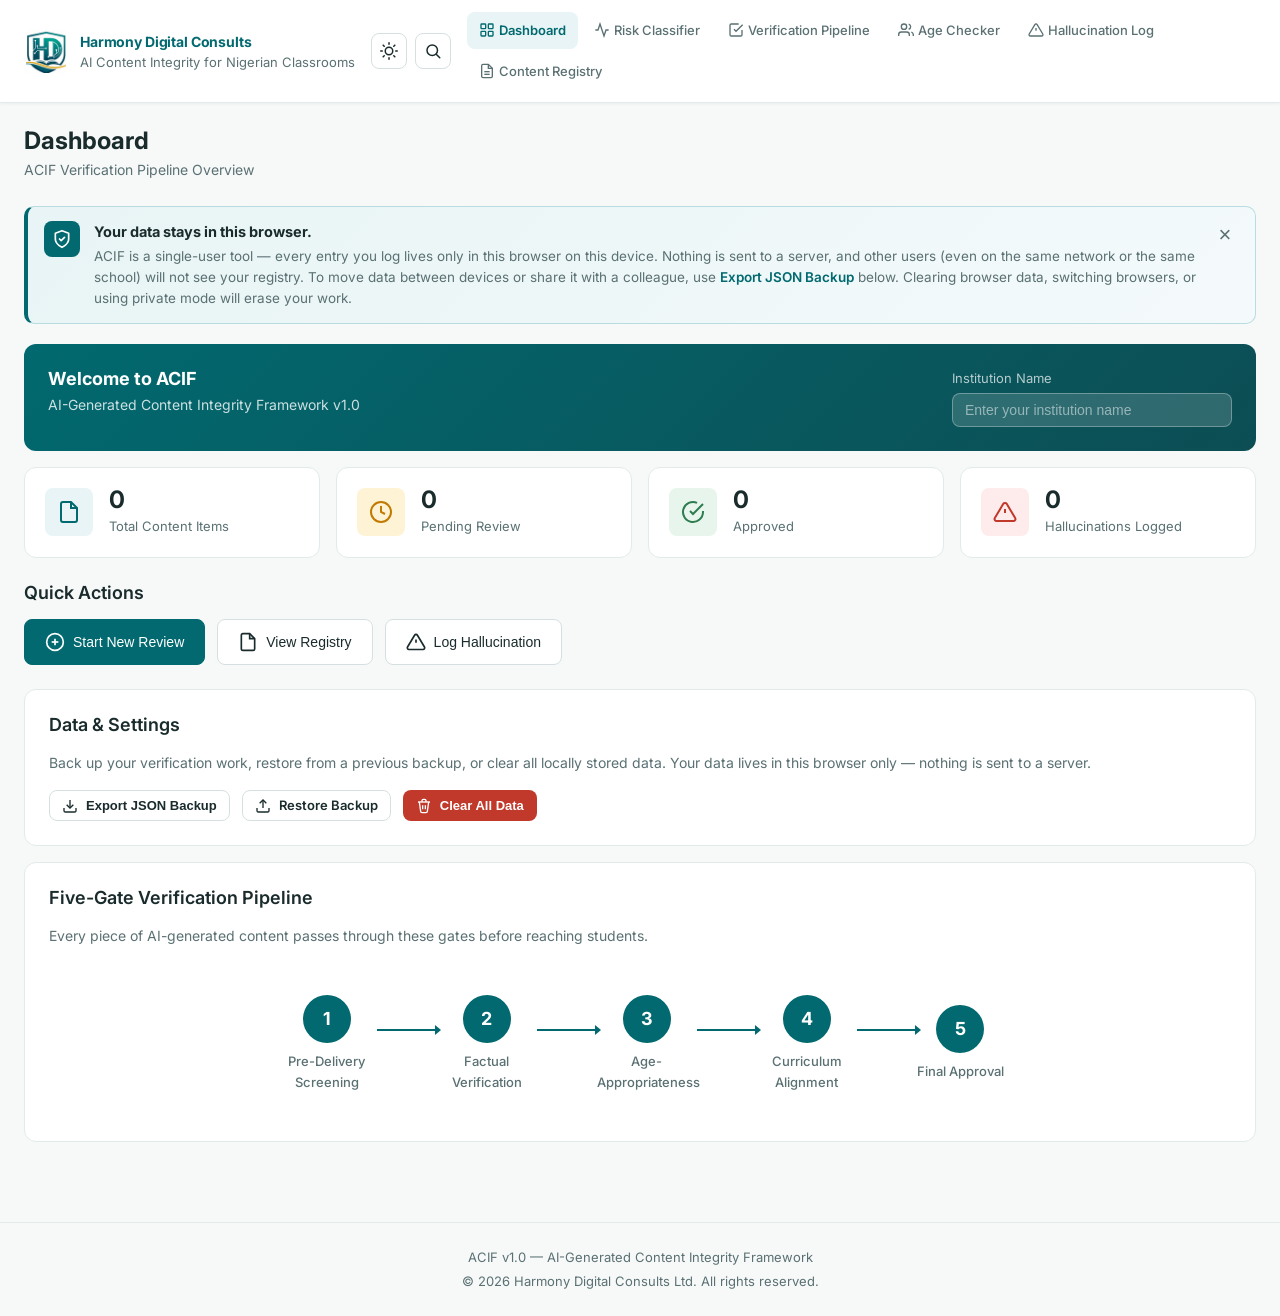
<file: index.html>
<!DOCTYPE html>
<html lang="en" data-theme="light">
<head>
  <meta charset="UTF-8">
  <meta name="viewport" content="width=device-width, initial-scale=1.0">
  <title>ACIF Verification Pipeline — Harmony Digital Consults</title>
  <meta name="description" content="AI-Generated Content Integrity Framework (ACIF) Verification Pipeline Tool for Nigerian Classrooms">
  <link rel="preconnect" href="https://fonts.googleapis.com">
  <link rel="preconnect" href="https://fonts.gstatic.com" crossorigin>
  <link href="https://fonts.googleapis.com/css2?family=Inter:wght@400;500;600;700&display=swap" rel="stylesheet">
  <link rel="stylesheet" href="styles.css">
  <link rel="icon" type="image/png" href="favicon-64.png">
  <link rel="shortcut icon" href="favicon.ico">
  <link rel="apple-touch-icon" href="favicon-64.png">
  <link rel="manifest" href="manifest.webmanifest">
  <meta name="theme-color" content="#01696F">
  <meta name="apple-mobile-web-app-capable" content="yes">
  <meta name="apple-mobile-web-app-status-bar-style" content="default">
  <meta name="apple-mobile-web-app-title" content="ACIF">
</head>
<body>
  <!-- HEADER -->
  <header class="header" id="header">
    <div class="header-inner">
      <div class="header-brand">
        <a href="#" class="logo-link" onclick="navigateTo('dashboard'); return false;">
          <img src="harmony-shield.png" alt="Harmony Digital Consults" class="logo-img" width="44" height="44">
          <div class="logo-text">
            <span class="logo-name">Harmony Digital Consults</span>
            <span class="logo-tagline">AI Content Integrity for Nigerian Classrooms</span>
          </div>
        </a>
      </div>
      <div style="display:flex; gap: var(--space-2); align-items: center; margin-left: auto;">
        <button class="theme-toggle-btn" id="themeToggle" aria-label="Toggle dark mode" onclick="toggleTheme()" title="Toggle dark mode (Shift+D)">
          <svg id="themeIconLight" width="18" height="18" viewBox="0 0 24 24" fill="none" stroke="currentColor" stroke-width="2" stroke-linecap="round"><circle cx="12" cy="12" r="5"/><line x1="12" y1="1" x2="12" y2="3"/><line x1="12" y1="21" x2="12" y2="23"/><line x1="4.22" y1="4.22" x2="5.64" y2="5.64"/><line x1="18.36" y1="18.36" x2="19.78" y2="19.78"/><line x1="1" y1="12" x2="3" y2="12"/><line x1="21" y1="12" x2="23" y2="12"/><line x1="4.22" y1="19.78" x2="5.64" y2="18.36"/><line x1="18.36" y1="5.64" x2="19.78" y2="4.22"/></svg>
          <svg id="themeIconDark" width="18" height="18" viewBox="0 0 24 24" fill="none" stroke="currentColor" stroke-width="2" stroke-linecap="round" style="display:none;"><path d="M21 12.79A9 9 0 1 1 11.21 3 7 7 0 0 0 21 12.79z"/></svg>
        </button>
        <button class="theme-toggle-btn" id="searchBtn" aria-label="Quick search" onclick="openQuickSearch()" title="Search (Ctrl/⌘+K)">
          <svg width="18" height="18" viewBox="0 0 24 24" fill="none" stroke="currentColor" stroke-width="2" stroke-linecap="round"><circle cx="11" cy="11" r="7"/><line x1="21" y1="21" x2="16.65" y2="16.65"/></svg>
        </button>
      </div>
      <button class="nav-toggle" id="navToggle" aria-label="Toggle navigation">
        <svg width="24" height="24" viewBox="0 0 24 24" fill="none" stroke="currentColor" stroke-width="2" stroke-linecap="round">
          <line x1="3" y1="6" x2="21" y2="6"/>
          <line x1="3" y1="12" x2="21" y2="12"/>
          <line x1="3" y1="18" x2="21" y2="18"/>
        </svg>
      </button>
      <nav class="nav" id="mainNav">
        <a href="#" class="nav-link active" data-page="dashboard" onclick="navigateTo('dashboard'); return false;">
          <svg width="16" height="16" viewBox="0 0 24 24" fill="none" stroke="currentColor" stroke-width="2"><rect x="3" y="3" width="7" height="7" rx="1"/><rect x="14" y="3" width="7" height="7" rx="1"/><rect x="3" y="14" width="7" height="7" rx="1"/><rect x="14" y="14" width="7" height="7" rx="1"/></svg>
          Dashboard
        </a>
        <a href="#" class="nav-link" data-page="classifier" onclick="navigateTo('classifier'); return false;">
          <svg width="16" height="16" viewBox="0 0 24 24" fill="none" stroke="currentColor" stroke-width="2"><path d="M22 12h-4l-3 9L9 3l-3 9H2"/></svg>
          Risk Classifier
        </a>
        <a href="#" class="nav-link" data-page="pipeline" onclick="navigateTo('pipeline'); return false;">
          <svg width="16" height="16" viewBox="0 0 24 24" fill="none" stroke="currentColor" stroke-width="2"><polyline points="9 11 12 14 22 4"/><path d="M21 12v7a2 2 0 0 1-2 2H5a2 2 0 0 1-2-2V5a2 2 0 0 1 2-2h11"/></svg>
          Verification Pipeline
        </a>
        <a href="#" class="nav-link" data-page="age-checker" onclick="navigateTo('age-checker'); return false;">
          <svg width="16" height="16" viewBox="0 0 24 24" fill="none" stroke="currentColor" stroke-width="2"><path d="M17 21v-2a4 4 0 0 0-4-4H5a4 4 0 0 0-4 4v2"/><circle cx="9" cy="7" r="4"/><path d="M23 21v-2a4 4 0 0 0-3-3.87"/><path d="M16 3.13a4 4 0 0 1 0 7.75"/></svg>
          Age Checker
        </a>
        <a href="#" class="nav-link" data-page="hallucination-log" onclick="navigateTo('hallucination-log'); return false;">
          <svg width="16" height="16" viewBox="0 0 24 24" fill="none" stroke="currentColor" stroke-width="2"><path d="M10.29 3.86L1.82 18a2 2 0 0 0 1.71 3h16.94a2 2 0 0 0 1.71-3L13.71 3.86a2 2 0 0 0-3.42 0z"/><line x1="12" y1="9" x2="12" y2="13"/><line x1="12" y1="17" x2="12.01" y2="17"/></svg>
          Hallucination Log <span class="nav-badge" id="navBadgeHal" style="display:none;"></span>
        </a>
        <a href="#" class="nav-link" data-page="registry" onclick="navigateTo('registry'); return false;">
          <svg width="16" height="16" viewBox="0 0 24 24" fill="none" stroke="currentColor" stroke-width="2"><path d="M14 2H6a2 2 0 0 0-2 2v16a2 2 0 0 0 2 2h12a2 2 0 0 0 2-2V8z"/><polyline points="14 2 14 8 20 8"/><line x1="16" y1="13" x2="8" y2="13"/><line x1="16" y1="17" x2="8" y2="17"/></svg>
          Content Registry <span class="nav-badge" id="navBadgeReg" style="display:none;"></span>
        </a>
      </nav>
    </div>
  </header>

  <main class="main" id="mainContent">
    <!-- ==================== DASHBOARD ==================== -->
    <section class="page active" id="page-dashboard">
      <div class="page-header">
        <h1 class="page-title">Dashboard</h1>
        <p class="page-subtitle">ACIF Verification Pipeline Overview</p>
      </div>

      <!-- Privacy / Storage Notice -->
      <div class="privacy-notice" id="privacyNotice" role="note" aria-label="Data storage notice">
        <div class="privacy-notice-icon" aria-hidden="true">
          <svg width="20" height="20" viewBox="0 0 24 24" fill="none" stroke="currentColor" stroke-width="2" stroke-linecap="round" stroke-linejoin="round"><path d="M12 22s8-4 8-10V5l-8-3-8 3v7c0 6 8 10 8 10z"/><path d="M9 12l2 2 4-4"/></svg>
        </div>
        <div class="privacy-notice-body">
          <strong>Your data stays in this browser.</strong>
          <span>ACIF is a single-user tool — every entry you log lives only in this browser on this device. Nothing is sent to a server, and other users (even on the same network or the same school) will not see your registry. To move data between devices or share it with a colleague, use <em>Export JSON Backup</em> below. Clearing browser data, switching browsers, or using private mode will erase your work.</span>
        </div>
        <button class="privacy-notice-close" id="privacyNoticeClose" aria-label="Dismiss notice" title="Dismiss">&times;</button>
      </div>

      <!-- Institution Card -->
      <div class="card welcome-card">
        <div class="welcome-content">
          <div>
            <h2 class="card-title">Welcome to ACIF</h2>
            <p class="card-desc">AI-Generated Content Integrity Framework v1.0</p>
          </div>
          <div class="institution-field">
            <label for="institutionName">Institution Name</label>
            <input type="text" id="institutionName" placeholder="Enter your institution name" value="">
          </div>
        </div>
      </div>

      <!-- Stats -->
      <div class="stats-grid">
        <div class="stat-card">
          <div class="stat-icon stat-icon-total">
            <svg width="24" height="24" viewBox="0 0 24 24" fill="none" stroke="currentColor" stroke-width="2"><path d="M14 2H6a2 2 0 0 0-2 2v16a2 2 0 0 0 2 2h12a2 2 0 0 0 2-2V8z"/><polyline points="14 2 14 8 20 8"/></svg>
          </div>
          <div class="stat-info">
            <span class="stat-number" id="statTotal">0</span>
            <span class="stat-label">Total Content Items</span>
          </div>
        </div>
        <div class="stat-card">
          <div class="stat-icon stat-icon-pending">
            <svg width="24" height="24" viewBox="0 0 24 24" fill="none" stroke="currentColor" stroke-width="2"><circle cx="12" cy="12" r="10"/><polyline points="12 6 12 12 16 14"/></svg>
          </div>
          <div class="stat-info">
            <span class="stat-number" id="statPending">0</span>
            <span class="stat-label">Pending Review</span>
          </div>
        </div>
        <div class="stat-card">
          <div class="stat-icon stat-icon-approved">
            <svg width="24" height="24" viewBox="0 0 24 24" fill="none" stroke="currentColor" stroke-width="2"><path d="M22 11.08V12a10 10 0 1 1-5.93-9.14"/><polyline points="22 4 12 14.01 9 11.01"/></svg>
          </div>
          <div class="stat-info">
            <span class="stat-number" id="statApproved">0</span>
            <span class="stat-label">Approved</span>
          </div>
        </div>
        <div class="stat-card">
          <div class="stat-icon stat-icon-hallucinations">
            <svg width="24" height="24" viewBox="0 0 24 24" fill="none" stroke="currentColor" stroke-width="2"><path d="M10.29 3.86L1.82 18a2 2 0 0 0 1.71 3h16.94a2 2 0 0 0 1.71-3L13.71 3.86a2 2 0 0 0-3.42 0z"/><line x1="12" y1="9" x2="12" y2="13"/><line x1="12" y1="17" x2="12.01" y2="17"/></svg>
          </div>
          <div class="stat-info">
            <span class="stat-number" id="statHallucinations">0</span>
            <span class="stat-label">Hallucinations Logged</span>
          </div>
        </div>
      </div>

      <!-- Quick Actions -->
      <div class="quick-actions">
        <h3 class="section-heading">Quick Actions</h3>
        <div class="actions-row">
          <button class="action-btn action-btn-primary" onclick="navigateTo('classifier')">
            <svg width="20" height="20" viewBox="0 0 24 24" fill="none" stroke="currentColor" stroke-width="2"><circle cx="12" cy="12" r="10"/><line x1="12" y1="8" x2="12" y2="16"/><line x1="8" y1="12" x2="16" y2="12"/></svg>
            Start New Review
          </button>
          <button class="action-btn" onclick="navigateTo('registry')">
            <svg width="20" height="20" viewBox="0 0 24 24" fill="none" stroke="currentColor" stroke-width="2"><path d="M14 2H6a2 2 0 0 0-2 2v16a2 2 0 0 0 2 2h12a2 2 0 0 0 2-2V8z"/><polyline points="14 2 14 8 20 8"/></svg>
            View Registry
          </button>
          <button class="action-btn" onclick="navigateTo('hallucination-log')">
            <svg width="20" height="20" viewBox="0 0 24 24" fill="none" stroke="currentColor" stroke-width="2"><path d="M10.29 3.86L1.82 18a2 2 0 0 0 1.71 3h16.94a2 2 0 0 0 1.71-3L13.71 3.86a2 2 0 0 0-3.42 0z"/><line x1="12" y1="9" x2="12" y2="13"/><line x1="12" y1="17" x2="12.01" y2="17"/></svg>
            Log Hallucination
          </button>
        </div>
      </div>

      <!-- Data & Settings -->
      <div class="card" style="margin-top: var(--space-6);">
        <h3 class="section-heading">Data &amp; Settings</h3>
        <p class="card-desc">Back up your verification work, restore from a previous backup, or clear all locally stored data. Your data lives in this browser only — nothing is sent to a server.</p>
        <div id="lastReviewedRow" style="margin-top: var(--space-3); font-size: 13px; color: var(--color-text-muted); display:none;"></div>
        <div class="settings-row">
          <button class="btn btn-secondary btn-sm" onclick="exportFullBackup()">
            <svg width="16" height="16" viewBox="0 0 24 24" fill="none" stroke="currentColor" stroke-width="2"><path d="M21 15v4a2 2 0 0 1-2 2H5a2 2 0 0 1-2-2v-4"/><polyline points="7 10 12 15 17 10"/><line x1="12" y1="15" x2="12" y2="3"/></svg>
            Export JSON Backup
          </button>
          <label class="btn btn-secondary btn-sm" style="cursor:pointer;">
            <svg width="16" height="16" viewBox="0 0 24 24" fill="none" stroke="currentColor" stroke-width="2"><path d="M21 15v4a2 2 0 0 1-2 2H5a2 2 0 0 1-2-2v-4"/><polyline points="17 8 12 3 7 8"/><line x1="12" y1="3" x2="12" y2="15"/></svg>
            Restore Backup
            <input type="file" accept=".json,application/json" style="display:none;" onchange="if(this.files[0]){importFullBackup(this.files[0]); this.value='';}">
          </label>
          <button class="btn btn-danger btn-sm" onclick="clearAllData()" style="background: var(--color-tier-4, #B71C1C); color: white;">
            <svg width="16" height="16" viewBox="0 0 24 24" fill="none" stroke="currentColor" stroke-width="2"><polyline points="3 6 5 6 21 6"/><path d="M19 6l-2 14a2 2 0 0 1-2 2H9a2 2 0 0 1-2-2L5 6"/><path d="M10 11v6"/><path d="M14 11v6"/><path d="M9 6V4a2 2 0 0 1 2-2h2a2 2 0 0 1 2 2v2"/></svg>
            Clear All Data
          </button>
        </div>
      </div>

      <!-- Pipeline Diagram -->
      <div class="card pipeline-overview">
        <h3 class="section-heading">Five-Gate Verification Pipeline</h3>
        <p class="card-desc" style="margin-bottom: var(--space-6);">Every piece of AI-generated content passes through these gates before reaching students.</p>
        <div class="pipeline-diagram">
          <div class="pipeline-node">
            <div class="pipeline-circle">1</div>
            <span class="pipeline-label">Pre-Delivery Screening</span>
          </div>
          <div class="pipeline-connector"></div>
          <div class="pipeline-node">
            <div class="pipeline-circle">2</div>
            <span class="pipeline-label">Factual Verification</span>
          </div>
          <div class="pipeline-connector"></div>
          <div class="pipeline-node">
            <div class="pipeline-circle">3</div>
            <span class="pipeline-label">Age-Appropriateness</span>
          </div>
          <div class="pipeline-connector"></div>
          <div class="pipeline-node">
            <div class="pipeline-circle">4</div>
            <span class="pipeline-label">Curriculum Alignment</span>
          </div>
          <div class="pipeline-connector"></div>
          <div class="pipeline-node">
            <div class="pipeline-circle">5</div>
            <span class="pipeline-label">Final Approval</span>
          </div>
        </div>
      </div>
    </section>

    <!-- ==================== RISK CLASSIFIER ==================== -->
    <section class="page" id="page-classifier">
      <div class="page-header">
        <h1 class="page-title">Risk Tier Classifier</h1>
        <p class="page-subtitle">Classify AI-generated content into Risk Tiers 1–4</p>
      </div>

      <div class="card classifier-card">
        <div class="classifier-progress">
          <div class="classifier-progress-bar" id="classifierProgress" style="width: 0%"></div>
        </div>
        <div id="classifierSteps">
          <!-- Step 1 -->
          <div class="classifier-step active" data-step="1">
            <h3 class="step-title">
              <span class="step-number">1</span>
              What type of content is this?
            </h3>
            <div class="radio-group" data-question="contentType">
              <label class="radio-option">
                <input type="radio" name="contentType" value="administrative">
                <span class="radio-custom"></span>
                <div>
                  <strong>Administrative / Logistical</strong>
                  <span class="radio-desc">Timetables, activity schedules, templates</span>
                </div>
              </label>
              <label class="radio-option">
                <input type="radio" name="contentType" value="lesson">
                <span class="radio-custom"></span>
                <div>
                  <strong>Lesson Plan / Study Notes</strong>
                  <span class="radio-desc">Lesson plans, schemes of work, explanatory notes</span>
                </div>
              </label>
              <label class="radio-option">
                <input type="radio" name="contentType" value="health-science">
                <span class="radio-custom"></span>
                <div>
                  <strong>Health / Science Content</strong>
                  <span class="radio-desc">Anatomy, reproduction, disease, biology, chemistry</span>
                </div>
              </label>
              <label class="radio-option">
                <input type="radio" name="contentType" value="sensitive">
                <span class="radio-custom"></span>
                <div>
                  <strong>Sensitive Topics</strong>
                  <span class="radio-desc">Sexuality, puberty, politics, controversial social topics</span>
                </div>
              </label>
              <label class="radio-option">
                <input type="radio" name="contentType" value="external-exam">
                <span class="radio-custom"></span>
                <div>
                  <strong>External Publication / Formal Exam</strong>
                  <span class="radio-desc">Content for publication or formal assessment (WAEC/NECO)</span>
                </div>
              </label>
            </div>
          </div>

          <!-- Step 2 -->
          <div class="classifier-step" data-step="2">
            <h3 class="step-title">
              <span class="step-number">2</span>
              Is this content for Early Childhood (ages 3–5)?
            </h3>
            <div class="radio-group" data-question="earlyChildhood">
              <label class="radio-option">
                <input type="radio" name="earlyChildhood" value="yes">
                <span class="radio-custom"></span>
                <div><strong>Yes</strong><span class="radio-desc">Content targets nursery/pre-primary age group</span></div>
              </label>
              <label class="radio-option">
                <input type="radio" name="earlyChildhood" value="no">
                <span class="radio-custom"></span>
                <div><strong>No</strong><span class="radio-desc">Content is for Primary 1 and above</span></div>
              </label>
            </div>
          </div>

          <!-- Step 3 -->
          <div class="classifier-step" data-step="3">
            <h3 class="step-title">
              <span class="step-number">3</span>
              Does the content contain specific statistics, dates, or numerical claims?
            </h3>
            <div class="radio-group" data-question="hasStats">
              <label class="radio-option">
                <input type="radio" name="hasStats" value="yes">
                <span class="radio-custom"></span>
                <div><strong>Yes</strong><span class="radio-desc">Contains specific numbers, dates, percentages, or data</span></div>
              </label>
              <label class="radio-option">
                <input type="radio" name="hasStats" value="no">
                <span class="radio-custom"></span>
                <div><strong>No</strong><span class="radio-desc">General content without specific quantitative claims</span></div>
              </label>
            </div>
          </div>

          <!-- Step 4 -->
          <div class="classifier-step" data-step="4">
            <h3 class="step-title">
              <span class="step-number">4</span>
              Does the content reference real people or specific laws/regulations?
            </h3>
            <div class="radio-group" data-question="hasReferences">
              <label class="radio-option">
                <input type="radio" name="hasReferences" value="yes">
                <span class="radio-custom"></span>
                <div><strong>Yes</strong><span class="radio-desc">Mentions real living people, specific laws, or government policies</span></div>
              </label>
              <label class="radio-option">
                <input type="radio" name="hasReferences" value="no">
                <span class="radio-custom"></span>
                <div><strong>No</strong><span class="radio-desc">No references to real people or specific legislation</span></div>
              </label>
            </div>
          </div>

          <!-- Step 5 -->
          <div class="classifier-step" data-step="5">
            <h3 class="step-title">
              <span class="step-number">5</span>
              Will this content be published or used in formal assessment?
            </h3>
            <div class="radio-group" data-question="isPublished">
              <label class="radio-option">
                <input type="radio" name="isPublished" value="yes">
                <span class="radio-custom"></span>
                <div><strong>Yes</strong><span class="radio-desc">For external publication, WAEC/NECO exams, or public distribution</span></div>
              </label>
              <label class="radio-option">
                <input type="radio" name="isPublished" value="no">
                <span class="radio-custom"></span>
                <div><strong>No</strong><span class="radio-desc">Internal classroom use only</span></div>
              </label>
            </div>
          </div>
        </div>

        <!-- Navigation -->
        <div class="classifier-nav">
          <button class="btn btn-secondary" id="classifierPrev" onclick="classifierPrevStep()" disabled>Previous</button>
          <button class="btn btn-primary" id="classifierNext" onclick="classifierNextStep()" disabled>Next</button>
        </div>

        <!-- Result -->
        <div class="classifier-result" id="classifierResult" style="display:none;">
          <div class="tier-badge" id="tierBadge">
            <span class="tier-number" id="tierNumber"></span>
            <span class="tier-label" id="tierLabel"></span>
          </div>
          <div class="tier-details" id="tierDetails"></div>
          <div class="tier-gates" id="tierGates"></div>
          <button class="btn btn-primary btn-lg" onclick="proceedToPipeline()">
            <svg width="20" height="20" viewBox="0 0 24 24" fill="none" stroke="currentColor" stroke-width="2"><polyline points="9 18 15 12 9 6"/></svg>
            Proceed to Verification Pipeline
          </button>
        </div>
      </div>
    </section>

    <!-- ==================== VERIFICATION PIPELINE ==================== -->
    <section class="page" id="page-pipeline">
      <div class="page-header">
        <h1 class="page-title">Five-Gate Verification Pipeline</h1>
        <p class="page-subtitle">Complete each gate sequentially to verify AI-generated content</p>
      </div>

      <!-- Content Info -->
      <div class="card pipeline-info-card">
        <div class="pipeline-info-grid">
          <div class="info-field">
            <label for="pipelineContentTitle">Content Title</label>
            <input type="text" id="pipelineContentTitle" placeholder="e.g. JSS2 Basic Science — Photosynthesis">
          </div>
          <div class="info-field">
            <label for="pipelineAITool">AI Tool Used</label>
            <input type="text" id="pipelineAITool" placeholder="e.g. ChatGPT 4o, Claude, Gemini">
          </div>
          <div class="info-field">
            <label for="pipelineSubject">Subject</label>
            <input type="text" id="pipelineSubject" placeholder="e.g. Basic Science">
          </div>
          <div class="info-field">
            <label for="pipelineGrade">Grade Level</label>
            <select id="pipelineGrade">
              <option value="">Select grade level</option>
              <option value="Early Childhood (Ages 3-5)">Early Childhood (Ages 3-5)</option>
              <option value="Lower Primary (P1-3)">Lower Primary (P1-3)</option>
              <option value="Upper Primary (P4-6)">Upper Primary (P4-6)</option>
              <option value="Junior Secondary (JSS 1-3)">Junior Secondary (JSS 1-3)</option>
              <option value="Senior Secondary (SS 1-3)">Senior Secondary (SS 1-3)</option>
              <option value="Pre-Tertiary / Bridge">Pre-Tertiary / Bridge</option>
            </select>
          </div>
          <div class="info-field">
            <label>Risk Tier</label>
            <div class="tier-display" id="pipelineTierDisplay">Not classified</div>
          </div>
          <div class="info-field">
            <label>Content ID</label>
            <div class="content-id-display" id="pipelineContentId">—</div>
          </div>
        </div>
      </div>

      <!-- Pipeline Progress -->
      <div class="pipeline-progress-bar">
        <div class="pipeline-progress-track">
          <div class="pipeline-progress-fill" id="pipelineProgressFill" style="width: 0%"></div>
        </div>
        <div class="pipeline-progress-labels">
          <span class="progress-label" data-gate="1">Gate 1</span>
          <span class="progress-label" data-gate="2">Gate 2</span>
          <span class="progress-label" data-gate="3">Gate 3</span>
          <span class="progress-label" data-gate="4">Gate 4</span>
          <span class="progress-label" data-gate="5">Gate 5</span>
        </div>
      </div>

      <!-- Gate 1 -->
      <div class="gate-card" id="gate-1" data-gate="1">
        <button class="gate-header" onclick="toggleGate(1)">
          <div class="gate-header-left">
            <div class="gate-number-badge">1</div>
            <div>
              <h3 class="gate-title">Pre-Delivery Screening</h3>
              <span class="gate-role">Content Creator (Teacher / Curriculum Developer)</span>
            </div>
          </div>
          <div class="gate-header-right">
            <span class="gate-status" id="gate-1-status">Pending</span>
            <svg class="gate-chevron" width="20" height="20" viewBox="0 0 24 24" fill="none" stroke="currentColor" stroke-width="2"><polyline points="6 9 12 15 18 9"/></svg>
          </div>
        </button>
        <div class="gate-body" id="gate-1-body">
          <div class="gate-checklist">
            <label class="check-item"><input type="checkbox" data-gate="1"> Content is properly labelled as AI-generated</label>
            <label class="check-item"><input type="checkbox" data-gate="1"> Risk Tier assigned</label>
            <label class="check-item"><input type="checkbox" data-gate="1"> Age Band confirmed</label>
            <label class="check-item"><input type="checkbox" data-gate="1"> AI tool name and version recorded</label>
            <label class="check-item"><input type="checkbox" data-gate="1"> Generation prompt documented</label>
            <label class="check-item"><input type="checkbox" data-gate="1"> Red flags screened (Section 5.2 of ACIF)</label>
            <label class="check-item"><input type="checkbox" data-gate="1"> Readability score checked (Flesch-Kincaid matches band)</label>
          </div>
          <div class="gate-sign-off">
            <div class="sign-off-field">
              <label>Reviewer Name</label>
              <input type="text" id="gate-1-reviewer" placeholder="Full name of reviewer">
            </div>
            <div class="sign-off-field">
              <label>Date</label>
              <input type="date" id="gate-1-date">
            </div>
          </div>
          <button class="btn btn-primary gate-complete-btn" onclick="completeGate(1)">
            <svg width="18" height="18" viewBox="0 0 24 24" fill="none" stroke="currentColor" stroke-width="2"><polyline points="20 6 9 17 4 12"/></svg>
            Mark Gate 1 Complete
          </button>
        </div>
      </div>

      <!-- Gate 2 -->
      <div class="gate-card locked" id="gate-2" data-gate="2">
        <button class="gate-header" onclick="toggleGate(2)">
          <div class="gate-header-left">
            <div class="gate-number-badge">2</div>
            <div>
              <h3 class="gate-title">Factual Verification (FACT Method)</h3>
              <span class="gate-role">Subject Teacher / Content Reviewer</span>
            </div>
          </div>
          <div class="gate-header-right">
            <span class="gate-status" id="gate-2-status">Locked</span>
            <svg class="gate-chevron" width="20" height="20" viewBox="0 0 24 24" fill="none" stroke="currentColor" stroke-width="2"><polyline points="6 9 12 15 18 9"/></svg>
          </div>
        </button>
        <div class="gate-body" id="gate-2-body">
          <div class="gate-checklist">
            <label class="check-item"><input type="checkbox" data-gate="2"> FACT method applied to all factual claims</label>
            <label class="check-item"><input type="checkbox" data-gate="2"> All claims tagged VERIFIED, MODIFIED, or REMOVED</label>
            <label class="check-item"><input type="checkbox" data-gate="2"> Zero UNVERIFIED claims remain</label>
            <label class="check-item"><input type="checkbox" data-gate="2"> Sources documented for verified claims</label>
            <label class="check-item"><input type="checkbox" data-gate="2"> Statistics checked against original source or flagged as unverifiable</label>
          </div>
          <div class="gate-sign-off">
            <div class="sign-off-field">
              <label>Reviewer Name</label>
              <input type="text" id="gate-2-reviewer" placeholder="Full name of reviewer">
            </div>
            <div class="sign-off-field">
              <label>Date</label>
              <input type="date" id="gate-2-date">
            </div>
          </div>
          <button class="btn btn-primary gate-complete-btn" onclick="completeGate(2)">
            <svg width="18" height="18" viewBox="0 0 24 24" fill="none" stroke="currentColor" stroke-width="2"><polyline points="20 6 9 17 4 12"/></svg>
            Mark Gate 2 Complete
          </button>
        </div>
      </div>

      <!-- Gate 3 -->
      <div class="gate-card locked" id="gate-3" data-gate="3">
        <button class="gate-header" onclick="toggleGate(3)">
          <div class="gate-header-left">
            <div class="gate-number-badge">3</div>
            <div>
              <h3 class="gate-title">Age-Appropriateness Review</h3>
              <span class="gate-role">Educator with target age band experience</span>
            </div>
          </div>
          <div class="gate-header-right">
            <span class="gate-status" id="gate-3-status">Locked</span>
            <svg class="gate-chevron" width="20" height="20" viewBox="0 0 24 24" fill="none" stroke="currentColor" stroke-width="2"><polyline points="6 9 12 15 18 9"/></svg>
          </div>
        </button>
        <div class="gate-body" id="gate-3-body">
          <div class="gate-checklist">
            <label class="check-item"><input type="checkbox" data-gate="3"> Vocabulary complexity matches band specifications</label>
            <label class="check-item"><input type="checkbox" data-gate="3"> Prohibited themes absent</label>
            <label class="check-item"><input type="checkbox" data-gate="3"> Cultural sensitivity verified</label>
            <label class="check-item"><input type="checkbox" data-gate="3"> Gender and ethnic representation checked for balance</label>
            <label class="check-item"><input type="checkbox" data-gate="3"> Reading level confirmed</label>
            <label class="check-item"><input type="checkbox" data-gate="3"> Sensitive topics handled per band guidelines</label>
          </div>
          <div class="gate-sign-off">
            <div class="sign-off-field">
              <label>Reviewer Name</label>
              <input type="text" id="gate-3-reviewer" placeholder="Full name of reviewer">
            </div>
            <div class="sign-off-field">
              <label>Date</label>
              <input type="date" id="gate-3-date">
            </div>
          </div>
          <button class="btn btn-primary gate-complete-btn" onclick="completeGate(3)">
            <svg width="18" height="18" viewBox="0 0 24 24" fill="none" stroke="currentColor" stroke-width="2"><polyline points="20 6 9 17 4 12"/></svg>
            Mark Gate 3 Complete
          </button>
        </div>
      </div>

      <!-- Gate 4 -->
      <div class="gate-card locked" id="gate-4" data-gate="4">
        <button class="gate-header" onclick="toggleGate(4)">
          <div class="gate-header-left">
            <div class="gate-number-badge">4</div>
            <div>
              <h3 class="gate-title">Curriculum Alignment Check</h3>
              <span class="gate-role">Head of Department / Curriculum Lead</span>
            </div>
          </div>
          <div class="gate-header-right">
            <span class="gate-status" id="gate-4-status">Locked</span>
            <svg class="gate-chevron" width="20" height="20" viewBox="0 0 24 24" fill="none" stroke="currentColor" stroke-width="2"><polyline points="6 9 12 15 18 9"/></svg>
          </div>
        </button>
        <div class="gate-body" id="gate-4-body">
          <div class="gate-checklist">
            <label class="check-item"><input type="checkbox" data-gate="4"> Content aligns with NERDC curriculum objectives</label>
            <label class="check-item"><input type="checkbox" data-gate="4"> Learning outcomes match curriculum expectations</label>
            <label class="check-item"><input type="checkbox" data-gate="4"> Assessment items match WAEC/NECO format where applicable</label>
            <label class="check-item"><input type="checkbox" data-gate="4"> No topics outside curriculum scope for this level</label>
            <label class="check-item"><input type="checkbox" data-gate="4"> Pedagogical approach is student-centred per NERDC</label>
          </div>
          <div class="gate-sign-off">
            <div class="sign-off-field">
              <label>Reviewer Name</label>
              <input type="text" id="gate-4-reviewer" placeholder="Full name of reviewer">
            </div>
            <div class="sign-off-field">
              <label>Date</label>
              <input type="date" id="gate-4-date">
            </div>
          </div>
          <button class="btn btn-primary gate-complete-btn" onclick="completeGate(4)">
            <svg width="18" height="18" viewBox="0 0 24 24" fill="none" stroke="currentColor" stroke-width="2"><polyline points="20 6 9 17 4 12"/></svg>
            Mark Gate 4 Complete
          </button>
        </div>
      </div>

      <!-- Gate 5 -->
      <div class="gate-card locked" id="gate-5" data-gate="5">
        <button class="gate-header" onclick="toggleGate(5)">
          <div class="gate-header-left">
            <div class="gate-number-badge">5</div>
            <div>
              <h3 class="gate-title">Final Approval and Labelling</h3>
              <span class="gate-role">Deputy Head (Academic) / AI Content Officer</span>
            </div>
          </div>
          <div class="gate-header-right">
            <span class="gate-status" id="gate-5-status">Locked</span>
            <svg class="gate-chevron" width="20" height="20" viewBox="0 0 24 24" fill="none" stroke="currentColor" stroke-width="2"><polyline points="6 9 12 15 18 9"/></svg>
          </div>
        </button>
        <div class="gate-body" id="gate-5-body">
          <div class="gate-checklist">
            <label class="check-item"><input type="checkbox" data-gate="5"> All previous gates completed and signed off</label>
            <label class="check-item"><input type="checkbox" data-gate="5"> Content labelled with AI-source disclosure stamp</label>
            <label class="check-item"><input type="checkbox" data-gate="5"> Content filed in AI Content Registry</label>
            <label class="check-item"><input type="checkbox" data-gate="5"> Parental communication prepared (if required)</label>
            <label class="check-item"><input type="checkbox" data-gate="5"> Content saved in approved format (PDF/Word) for archival</label>
          </div>
          <div class="gate-sign-off">
            <div class="sign-off-field">
              <label>Reviewer Name</label>
              <input type="text" id="gate-5-reviewer" placeholder="Full name of approver">
            </div>
            <div class="sign-off-field">
              <label>Date</label>
              <input type="date" id="gate-5-date">
            </div>
          </div>
          <button class="btn btn-primary gate-complete-btn" onclick="completeGate(5)">
            <svg width="18" height="18" viewBox="0 0 24 24" fill="none" stroke="currentColor" stroke-width="2"><polyline points="20 6 9 17 4 12"/></svg>
            Mark Gate 5 Complete
          </button>
        </div>
      </div>

      <!-- Approve Content -->
      <div class="pipeline-final" id="pipelineFinal" style="display:none;">
        <div class="card approve-card">
          <svg width="48" height="48" viewBox="0 0 24 24" fill="none" stroke="#01696F" stroke-width="2"><path d="M22 11.08V12a10 10 0 1 1-5.93-9.14"/><polyline points="22 4 12 14.01 9 11.01"/></svg>
          <h3>All Gates Complete</h3>
          <p>This content has passed all five verification gates and is ready for approval.</p>
          <button class="btn btn-primary btn-lg" onclick="approveContent()">
            <svg width="20" height="20" viewBox="0 0 24 24" fill="none" stroke="currentColor" stroke-width="2"><polyline points="20 6 9 17 4 12"/></svg>
            Approve Content &amp; Save to Registry
          </button>
        </div>
      </div>
    </section>

    <!-- ==================== AGE CHECKER ==================== -->
    <section class="page" id="page-age-checker">
      <div class="page-header">
        <h1 class="page-title">Age-Appropriateness Checker</h1>
        <p class="page-subtitle">View standards and run age-band checks for AI-generated content</p>
      </div>

      <div class="card">
        <label for="ageBandSelect" class="field-label">Select Age Band</label>
        <select id="ageBandSelect" class="select-lg" onchange="showAgeBand()">
          <option value="">Choose an age band…</option>
          <option value="early-childhood">Band 1: Early Childhood (Ages 3–5)</option>
          <option value="lower-primary">Band 2: Lower Primary (Ages 6–8)</option>
          <option value="upper-primary">Band 3: Upper Primary (Ages 9–11)</option>
          <option value="junior-secondary">Band 4: Junior Secondary (Ages 12–14)</option>
          <option value="senior-secondary">Band 5: Senior Secondary (Ages 15–17)</option>
          <option value="pre-tertiary">Band 6: Pre-Tertiary / Bridge (Ages 18+)</option>
        </select>
      </div>

      <div id="ageBandContent" style="display:none;">
        <div class="age-band-specs" id="ageBandSpecs"></div>

        <div class="card" style="margin-top: var(--space-6);">
          <h3 class="section-heading">Age-Appropriateness Checklist</h3>
          <div class="gate-checklist" id="ageChecklist">
            <label class="check-item"><input type="checkbox" class="age-check"> Target age band is clearly identified before AI generation</label>
            <label class="check-item"><input type="checkbox" class="age-check"> Vocabulary complexity matches band specifications</label>
            <label class="check-item"><input type="checkbox" class="age-check"> Themes do not include prohibited content for the band</label>
            <label class="check-item"><input type="checkbox" class="age-check"> Cultural references are Nigerian or universally familiar</label>
            <label class="check-item"><input type="checkbox" class="age-check"> Gender representation is balanced; no gender stereotyping</label>
            <label class="check-item"><input type="checkbox" class="age-check"> Religious or ethnic references are respectful and balanced</label>
            <label class="check-item"><input type="checkbox" class="age-check"> Visuals (if AI-generated) comply with age band visual guidelines</label>
            <label class="check-item"><input type="checkbox" class="age-check"> Reading level assessed using Flesch-Kincaid or equivalent tool</label>
            <label class="check-item"><input type="checkbox" class="age-check"> Content reviewed by an educator familiar with the specific age group</label>
          </div>
          <button class="btn btn-primary" style="margin-top: var(--space-4);" onclick="saveAgeCheckToReview()">
            <svg width="18" height="18" viewBox="0 0 24 24" fill="none" stroke="currentColor" stroke-width="2"><path d="M19 21H5a2 2 0 0 1-2-2V5a2 2 0 0 1 2-2h11l5 5v11a2 2 0 0 1-2 2z"/><polyline points="17 21 17 13 7 13 7 21"/></svg>
            Save to Current Review
          </button>
        </div>

        <!-- Reading-level scorer -->
        <div class="card reading-scorer">
          <h3 class="section-heading">Reading-Level Scorer</h3>
          <p class="card-desc">Paste the AI-generated content below to get an instant Flesch-Kincaid grade level, word count, and an automated age-band match check.</p>
          <textarea id="readingInput" placeholder="Paste content here (1–2 paragraphs is enough)…" oninput="scoreReadingLevel()"></textarea>
          <div class="reading-metrics" id="readingMetrics" style="display:none;">
            <div class="reading-metric"><div class="reading-metric-label">Grade Level</div><div class="reading-metric-value" id="rmGrade">—</div></div>
            <div class="reading-metric"><div class="reading-metric-label">Reading Ease</div><div class="reading-metric-value" id="rmEase">—</div></div>
            <div class="reading-metric"><div class="reading-metric-label">Words</div><div class="reading-metric-value" id="rmWords">—</div></div>
            <div class="reading-metric"><div class="reading-metric-label">Sentences</div><div class="reading-metric-value" id="rmSents">—</div></div>
            <div class="reading-metric"><div class="reading-metric-label">Reading Time</div><div class="reading-metric-value" id="rmTime">—</div></div>
          </div>
          <div class="reading-verdict neutral" id="readingVerdict" style="display:none;"></div>
        </div>
      </div>
    </section>

    <!-- ==================== HALLUCINATION LOG ==================== -->
    <section class="page" id="page-hallucination-log">
      <div class="page-header">
        <h1 class="page-title">Hallucination Log</h1>
        <p class="page-subtitle">Track and analyze AI hallucinations found during verification</p>
      </div>

      <!-- Summary Cards -->
      <div class="hallucination-summary" id="hallucinationSummary">
        <div class="card summary-mini">
          <span class="summary-mini-number" id="halTotalCount">0</span>
          <span class="summary-mini-label">Total Logged</span>
        </div>
        <div class="card summary-mini">
          <span class="summary-mini-number" id="halTopTool">—</span>
          <span class="summary-mini-label">Most Common AI Tool</span>
        </div>
        <div class="card summary-mini">
          <span class="summary-mini-number" id="halTopSubject">—</span>
          <span class="summary-mini-label">Most Common Subject</span>
        </div>
      </div>

      <!-- Log Form -->
      <div class="card">
        <h3 class="section-heading">Log New Hallucination</h3>
        <form id="hallucinationForm" onsubmit="logHallucination(event)">
          <div class="form-grid">
            <div class="form-field">
              <label for="halDate">Date</label>
              <input type="date" id="halDate" required>
            </div>
            <div class="form-field">
              <label for="halAITool">AI Tool Used</label>
              <input type="text" id="halAITool" placeholder="e.g. ChatGPT 4o" required>
            </div>
            <div class="form-field">
              <label for="halContentType">Content Type</label>
              <select id="halContentType" required>
                <option value="">Select…</option>
                <option>Lesson Plan</option>
                <option>Study Notes</option>
                <option>Assessment</option>
                <option>Worksheet</option>
                <option>Explanatory Text</option>
                <option>Other</option>
              </select>
            </div>
            <div class="form-field">
              <label for="halSubject">Subject</label>
              <input type="text" id="halSubject" placeholder="e.g. Basic Science" required>
            </div>
            <div class="form-field full-width">
              <label for="halDescription">Description of Hallucination</label>
              <textarea id="halDescription" rows="3" placeholder="Describe the inaccurate or fabricated content found…" required></textarea>
            </div>
            <div class="form-field full-width">
              <label for="halDetection">How Was It Detected?</label>
              <textarea id="halDetection" rows="2" placeholder="e.g. Cross-referenced with NERDC textbook, verified with WHO data" required></textarea>
            </div>
            <div class="form-field full-width">
              <label for="halAction">Corrective Action Taken</label>
              <textarea id="halAction" rows="2" placeholder="e.g. Replaced with verified information from approved textbook" required></textarea>
            </div>
          </div>
          <button type="submit" class="btn btn-primary" style="margin-top: var(--space-4);">
            <svg width="18" height="18" viewBox="0 0 24 24" fill="none" stroke="currentColor" stroke-width="2"><line x1="12" y1="5" x2="12" y2="19"/><line x1="5" y1="12" x2="19" y2="12"/></svg>
            Log Hallucination
          </button>
        </form>
      </div>

      <!-- Log Table -->
      <div class="card" style="margin-top: var(--space-6);">
        <div class="table-header-row">
          <h3 class="section-heading">Hallucination Records</h3>
          <div style="display:flex; gap: var(--space-2); flex-wrap:wrap;">
            <label class="btn btn-secondary btn-sm" style="cursor:pointer;">
              <svg width="16" height="16" viewBox="0 0 24 24" fill="none" stroke="currentColor" stroke-width="2"><path d="M21 15v4a2 2 0 0 1-2 2H5a2 2 0 0 1-2-2v-4"/><polyline points="17 8 12 3 7 8"/><line x1="12" y1="3" x2="12" y2="15"/></svg>
              Import CSV
              <input type="file" accept=".csv,text/csv" style="display:none;" onchange="if(this.files[0]){importHallucinationsCSV(this.files[0]); this.value='';}">
            </label>
            <button class="btn btn-secondary btn-sm" onclick="exportHallucinationsCSV()">
              <svg width="16" height="16" viewBox="0 0 24 24" fill="none" stroke="currentColor" stroke-width="2"><path d="M21 15v4a2 2 0 0 1-2 2H5a2 2 0 0 1-2-2v-4"/><polyline points="7 10 12 15 17 10"/><line x1="12" y1="15" x2="12" y2="3"/></svg>
              Export CSV
            </button>
          </div>
        </div>
        <div class="table-responsive">
          <table class="data-table" id="hallucinationTable">
            <thead>
              <tr>
                <th class="sortable" onclick="sortHallucinations('date')">Date</th>
                <th class="sortable" onclick="sortHallucinations('aiTool')">AI Tool</th>
                <th>Content Type</th>
                <th class="sortable" onclick="sortHallucinations('subject')">Subject</th>
                <th>Description</th>
                <th>Action</th>
              </tr>
            </thead>
            <tbody id="hallucinationTableBody">
              <tr class="empty-row"><td colspan="6">No hallucinations logged yet.</td></tr>
            </tbody>
          </table>
        </div>
      </div>
    </section>

    <!-- ==================== CONTENT REGISTRY ==================== -->
    <section class="page" id="page-registry">
      <div class="page-header">
        <h1 class="page-title">Content Registry</h1>
        <p class="page-subtitle">All verified and approved AI-generated content items</p>
      </div>

      <!-- Filters -->
      <div class="card filter-card">
        <div class="filter-row">
          <div class="filter-field">
            <label for="regSearch">Search</label>
            <input type="text" id="regSearch" placeholder="Search by title, subject…" oninput="filterRegistry()">
          </div>
          <div class="filter-field">
            <label for="regTier">Risk Tier</label>
            <select id="regTier" onchange="filterRegistry()">
              <option value="">All Tiers</option>
              <option value="1">Tier 1</option>
              <option value="2">Tier 2</option>
              <option value="3">Tier 3</option>
              <option value="4">Tier 4</option>
            </select>
          </div>
          <div class="filter-field">
            <label for="regStatus">Status</label>
            <select id="regStatus" onchange="filterRegistry()">
              <option value="">All</option>
              <option value="Approved">Approved</option>
              <option value="Pending">Pending</option>
              <option value="Rejected">Rejected</option>
            </select>
          </div>
          <div class="filter-field filter-action" style="display:flex; gap: var(--space-2); flex-wrap:wrap;">
            <label class="btn btn-secondary btn-sm" style="cursor:pointer;">
              <svg width="16" height="16" viewBox="0 0 24 24" fill="none" stroke="currentColor" stroke-width="2"><path d="M21 15v4a2 2 0 0 1-2 2H5a2 2 0 0 1-2-2v-4"/><polyline points="17 8 12 3 7 8"/><line x1="12" y1="3" x2="12" y2="15"/></svg>
              Import CSV
              <input type="file" accept=".csv,text/csv" style="display:none;" onchange="if(this.files[0]){importRegistryCSV(this.files[0]); this.value='';}">
            </label>
            <button class="btn btn-secondary btn-sm" onclick="exportRegistryCSV()">
              <svg width="16" height="16" viewBox="0 0 24 24" fill="none" stroke="currentColor" stroke-width="2"><path d="M21 15v4a2 2 0 0 1-2 2H5a2 2 0 0 1-2-2v-4"/><polyline points="7 10 12 15 17 10"/><line x1="12" y1="15" x2="12" y2="3"/></svg>
              Export CSV
            </button>
          </div>
        </div>
      </div>

      <!-- Registry Table -->
      <div class="card">
        <div class="table-responsive">
          <table class="data-table" id="registryTable">
            <thead>
              <tr>
                <th>Content ID</th>
                <th>Date</th>
                <th>AI Tool</th>
                <th>Subject</th>
                <th>Grade Level</th>
                <th>Risk Tier</th>
                <th>Status</th>
                <th></th>
              </tr>
            </thead>
            <tbody id="registryTableBody">
              <tr class="empty-row"><td colspan="8">No content items registered yet. Complete the Verification Pipeline to add items.</td></tr>
            </tbody>
          </table>
        </div>
      </div>
    </section>
  </main>

  <!-- Toast Notification -->
  <div class="toast-container" id="toastContainer"></div>

  <!-- Modal for expanded registry rows -->
  <div class="modal-overlay" id="modalOverlay" onclick="closeModal()">
    <div class="modal" onclick="event.stopPropagation()">
      <button class="modal-close" onclick="closeModal()">
        <svg width="20" height="20" viewBox="0 0 24 24" fill="none" stroke="currentColor" stroke-width="2"><line x1="18" y1="6" x2="6" y2="18"/><line x1="6" y1="6" x2="18" y2="18"/></svg>
      </button>
      <div class="modal-content" id="modalContent"></div>
    </div>
  </div>

  <footer class="footer">
    <p>ACIF v1.0 &mdash; AI-Generated Content Integrity Framework</p>
    <p>&copy; 2026 Harmony Digital Consults Ltd. All rights reserved.</p>
  </footer>

  <!-- Quick Search overlay -->
  <div class="qs-overlay" id="qsOverlay" onclick="if(event.target===this) closeQuickSearch()">
    <div class="qs-box">
      <input type="text" class="qs-input" id="qsInput" placeholder="Search registry, hallucinations, AI tools, subjects…" oninput="runQuickSearch()" onkeydown="qsKeydown(event)">
      <div class="qs-results" id="qsResults"></div>
      <div class="qs-hint"><kbd>↑↓</kbd> navigate · <kbd>Enter</kbd> open · <kbd>Esc</kbd> close</div>
    </div>
  </div>

  <script src="app.js"></script>
  <script>
    if ('serviceWorker' in navigator) {
      window.addEventListener('load', () => {
        navigator.serviceWorker.register('sw.js').catch(err => console.warn('SW registration failed:', err));
      });
    }
  </script>
</body>
</html>
</file>
<file: styles.css>
/* ===== PRIVACY NOTICE ===== */
.privacy-notice {
  display: flex;
  gap: 14px;
  align-items: flex-start;
  padding: 14px 16px;
  margin-bottom: 20px;
  background: linear-gradient(135deg, #E8F4F5 0%, #F4FAFB 100%);
  border: 1px solid #B8DDE0;
  border-left: 4px solid #01696F;
  border-radius: 10px;
  position: relative;
}
[data-theme="dark"] .privacy-notice {
  background: linear-gradient(135deg, #15282A 0%, #1B3133 100%);
  border-color: #294648;
  border-left-color: #01696F;
}
.privacy-notice-icon {
  flex-shrink: 0;
  width: 36px;
  height: 36px;
  border-radius: 8px;
  background: #01696F;
  color: #fff;
  display: flex;
  align-items: center;
  justify-content: center;
}
.privacy-notice-body {
  flex: 1;
  font-size: 13.5px;
  line-height: 1.55;
  color: var(--color-text);
  min-width: 0;
}
.privacy-notice-body strong {
  display: block;
  font-size: 14.5px;
  margin-bottom: 3px;
  color: var(--color-text);
}
.privacy-notice-body span {
  color: var(--color-text-muted);
}
.privacy-notice-body em {
  font-style: normal;
  font-weight: 600;
  color: #01696F;
}
[data-theme="dark"] .privacy-notice-body em { color: #4FB8BD; }
.privacy-notice-close {
  flex-shrink: 0;
  width: 28px;
  height: 28px;
  border: none;
  background: transparent;
  color: var(--color-text-muted);
  font-size: 22px;
  line-height: 1;
  cursor: pointer;
  border-radius: 6px;
  display: flex;
  align-items: center;
  justify-content: center;
  transition: background 0.15s ease, color 0.15s ease;
}
.privacy-notice-close:hover {
  background: rgba(1, 105, 111, 0.1);
  color: var(--color-text);
}
@media (max-width: 640px) {
  .privacy-notice { flex-wrap: wrap; }
  .privacy-notice-body { font-size: 13px; }
}

/* ===== DARK THEME ===== */
[data-theme="dark"] {
  --color-bg: #0E1A1B;
  --color-surface: #15282A;
  --color-surface-2: #1B3133;
  --color-border: #294648;
  --color-divider: #1F3739;
  --color-text: #E8F0F0;
  --color-text-muted: #9FB3B5;
  --color-text-faint: #6F8688;
  --color-accent-light: #1B3133;
  --color-shadow: rgba(0, 0, 0, 0.4);
  --color-tier-1-bg: #143324;
  --color-tier-2-bg: #3A2A05;
  --color-tier-3-bg: #3A1F08;
  --color-tier-4-bg: #3A1212;
}
[data-theme="dark"] img.theme-light-only { display: none; }
[data-theme="light"] img.theme-dark-only { display: none; }

/* ===== QUICK SEARCH (Cmd/Ctrl+K) ===== */
.qs-overlay {
  position: fixed; inset: 0; background: rgba(10, 26, 27, 0.6);
  display: none; align-items: flex-start; justify-content: center;
  z-index: 9999; padding-top: 12vh;
  backdrop-filter: blur(4px);
}
.qs-overlay.open { display: flex; }
.qs-box {
  background: var(--color-surface); width: min(640px, 92vw);
  border-radius: 12px; box-shadow: 0 20px 60px rgba(0,0,0,0.3);
  border: 1px solid var(--color-border); overflow: hidden;
}
.qs-input {
  width: 100%; padding: 18px 20px; border: 0; outline: 0;
  font-size: 16px; background: var(--color-surface);
  color: var(--color-text); font-family: inherit;
  border-bottom: 1px solid var(--color-border);
}
.qs-results { max-height: 50vh; overflow-y: auto; }
.qs-result {
  padding: 12px 20px; cursor: pointer; border-bottom: 1px solid var(--color-divider);
  display: flex; gap: 12px; align-items: center;
}
.qs-result:hover, .qs-result.active { background: var(--color-accent-light); }
.qs-result-icon {
  width: 32px; height: 32px; border-radius: 8px;
  background: var(--color-accent-light); color: var(--color-primary);
  display: flex; align-items: center; justify-content: center; flex-shrink: 0;
}
.qs-result-body { flex: 1; min-width: 0; }
.qs-result-title { font-weight: 600; font-size: 14px; color: var(--color-text); white-space: nowrap; overflow: hidden; text-overflow: ellipsis; }
.qs-result-meta { font-size: 12px; color: var(--color-text-muted); margin-top: 2px; }
.qs-empty { padding: 32px 20px; text-align: center; color: var(--color-text-muted); font-size: 14px; }
.qs-hint { padding: 10px 20px; background: var(--color-surface-2); font-size: 11px; color: var(--color-text-muted); text-align: right; }
.qs-hint kbd { background: var(--color-surface); border: 1px solid var(--color-border); border-radius: 4px; padding: 2px 6px; font-family: inherit; }

/* ===== READING-LEVEL SCORER ===== */
.reading-scorer { margin-top: var(--space-6); }
.reading-scorer textarea {
  width: 100%; min-height: 140px; padding: 12px 14px;
  border: 1px solid var(--color-border); border-radius: 8px;
  font-family: inherit; font-size: 14px; resize: vertical;
  background: var(--color-surface); color: var(--color-text);
}
.reading-scorer textarea:focus { outline: 2px solid var(--color-primary); outline-offset: -1px; }
.reading-metrics {
  display: grid; grid-template-columns: repeat(auto-fit, minmax(140px, 1fr));
  gap: 12px; margin-top: var(--space-4);
}
.reading-metric {
  background: var(--color-surface-2); border-radius: 8px; padding: 14px;
  border: 1px solid var(--color-border);
}
.reading-metric-label { font-size: 11px; color: var(--color-text-muted); text-transform: uppercase; letter-spacing: 0.05em; font-weight: 600; }
.reading-metric-value { font-size: 22px; font-weight: 700; color: var(--color-primary); margin-top: 4px; }
.reading-verdict { margin-top: var(--space-4); padding: 14px 16px; border-radius: 8px; font-size: 14px; }
.reading-verdict.match { background: var(--color-tier-1-bg); color: var(--color-tier-1); border-left: 4px solid var(--color-tier-1); }
.reading-verdict.mismatch { background: var(--color-tier-3-bg); color: var(--color-tier-3); border-left: 4px solid var(--color-tier-3); }
.reading-verdict.neutral { background: var(--color-surface-2); color: var(--color-text-muted); border-left: 4px solid var(--color-border); }

/* ===== SETTINGS / EMPTY STATE ===== */
.settings-row {
  display: flex; gap: 12px; flex-wrap: wrap; margin-top: var(--space-4);
}
.empty-state {
  text-align: center; padding: 48px 24px; color: var(--color-text-muted);
}
.empty-state-icon {
  width: 56px; height: 56px; margin: 0 auto var(--space-4);
  border-radius: 50%; background: var(--color-accent-light);
  display: flex; align-items: center; justify-content: center; color: var(--color-primary);
}
.empty-state-title { font-size: 16px; font-weight: 600; color: var(--color-text); margin-bottom: var(--space-2); }
.empty-state-text { font-size: 14px; margin-bottom: var(--space-4); }

/* ===== NAV BADGE ===== */
.nav-badge {
  display: inline-flex; align-items: center; justify-content: center;
  min-width: 18px; height: 18px; padding: 0 5px;
  border-radius: 9px; background: var(--color-primary); color: white;
  font-size: 10px; font-weight: 700; margin-left: 4px;
}

/* ===== THEME TOGGLE BUTTON ===== */
.theme-toggle-btn {
  background: transparent; border: 1px solid var(--color-border);
  color: var(--color-text); border-radius: 8px;
  width: 36px; height: 36px; display: inline-flex; align-items: center; justify-content: center;
  cursor: pointer; transition: all 0.15s ease;
}
.theme-toggle-btn:hover { background: var(--color-accent-light); border-color: var(--color-primary); color: var(--color-primary); }

/* ===== RESET & BASE ===== */
*, *::before, *::after { box-sizing: border-box; margin: 0; padding: 0; }

html {
  -webkit-font-smoothing: antialiased;
  -moz-osx-font-smoothing: grayscale;
  text-rendering: optimizeLegibility;
  scroll-behavior: smooth;
  scroll-padding-top: 5rem;
}

:root {
  --font-body: 'Inter', -apple-system, BlinkMacSystemFont, 'Segoe UI', sans-serif;
  /* Brand Colors */
  --color-primary: #01696F;
  --color-primary-hover: #0C4E54;
  --color-primary-active: #0a3e42;
  --color-accent-light: #E8F4F5;
  --color-bg: #F7F9F9;
  --color-surface: #FFFFFF;
  --color-surface-2: #F0F4F4;
  --color-border: #D6E0E0;
  --color-divider: #E2EAEA;
  --color-text: #1A2B2C;
  --color-text-muted: #5A7072;
  --color-text-faint: #8FA3A5;
  --color-text-inverse: #FFFFFF;
  --color-shadow: rgba(1, 105, 111, 0.08);

  /* Tier Colors */
  /* tier colors below */
  --color-tier-1: #2E7D4F;
  --color-tier-1-bg: #E8F5ED;
  --color-tier-2: #C27A00;
  --color-tier-2-bg: #FFF3D6;
  --color-tier-3: #D35400;
  --color-tier-3-bg: #FFF0E6;
  --color-tier-4: #C0392B;
  --color-tier-4-bg: #FDECEB;

  /* Status */
  --color-success: #2E7D4F;
  --color-success-bg: #E8F5ED;
  --color-warning: #C27A00;
  --color-warning-bg: #FFF3D6;
  --color-error: #C0392B;
  --color-error-bg: #FDECEB;

  /* Type Scale */
  --text-xs: clamp(0.75rem, 0.7rem + 0.25vw, 0.8125rem);
  --text-sm: clamp(0.8125rem, 0.78rem + 0.2vw, 0.875rem);
  --text-base: clamp(0.875rem, 0.85rem + 0.15vw, 0.9375rem);
  --text-lg: clamp(1rem, 0.95rem + 0.3vw, 1.125rem);
  --text-xl: clamp(1.25rem, 1.1rem + 0.75vw, 1.5rem);

  /* Spacing */
  --space-1: 0.25rem;
  --space-2: 0.5rem;
  --space-3: 0.75rem;
  --space-4: 1rem;
  --space-5: 1.25rem;
  --space-6: 1.5rem;
  --space-8: 2rem;
  --space-10: 2.5rem;
  --space-12: 3rem;
  --space-16: 4rem;

  /* Radius */
  --radius-sm: 0.375rem;
  --radius-md: 0.5rem;
  --radius-lg: 0.75rem;
  --radius-xl: 1rem;

  /* Shadows */
  --shadow-sm: 0 1px 3px rgba(0,40,42,0.06);
  --shadow-md: 0 4px 12px rgba(0,40,42,0.08);
  --shadow-lg: 0 8px 24px rgba(0,40,42,0.12);

  /* Transition */
  --transition: 180ms cubic-bezier(0.16, 1, 0.3, 1);
}

body {
  min-height: 100dvh;
  font-family: var(--font-body);
  font-size: var(--text-base);
  line-height: 1.6;
  color: var(--color-text);
  background: var(--color-bg);
}

a, button, [role='button'], input, textarea, select {
  transition: color var(--transition), background var(--transition), border-color var(--transition), box-shadow var(--transition);
}

:focus-visible {
  outline: 2px solid var(--color-primary);
  outline-offset: 2px;
  border-radius: var(--radius-sm);
}

::selection {
  background: rgba(1, 105, 111, 0.15);
  color: var(--color-text);
}

h1, h2, h3, h4 { line-height: 1.2; text-wrap: balance; }
p, li, figcaption { text-wrap: pretty; }

/* ===== HEADER ===== */
.header {
  position: sticky;
  top: 0;
  z-index: 100;
  background: var(--color-surface);
  border-bottom: 1px solid var(--color-divider);
  box-shadow: var(--shadow-sm);
}

.header-inner {
  max-width: 1280px;
  margin: 0 auto;
  padding: var(--space-3) var(--space-6);
  display: flex;
  align-items: center;
  gap: var(--space-4);
}

.header-brand { flex-shrink: 0; }

.logo-link {
  display: flex;
  align-items: center;
  gap: var(--space-3);
  text-decoration: none;
  color: var(--color-text);
}

.logo-svg { flex-shrink: 0; border-radius: 50%; }
.logo-img {
  flex-shrink: 0;
  width: 44px;
  height: 44px;
  object-fit: contain;
  display: block;
}

.logo-text { display: flex; flex-direction: column; }
.logo-name { font-weight: 700; font-size: var(--text-sm); color: var(--color-primary); letter-spacing: -0.01em; }
.logo-tagline { font-size: var(--text-xs); color: var(--color-text-muted); line-height: 1.3; }

.nav {
  display: flex;
  align-items: center;
  gap: var(--space-1);
  margin-left: auto;
  flex-wrap: wrap;
}

.nav-link {
  display: inline-flex;
  align-items: center;
  gap: var(--space-1);
  padding: var(--space-2) var(--space-3);
  font-size: var(--text-xs);
  font-weight: 500;
  text-decoration: none;
  color: var(--color-text-muted);
  border-radius: var(--radius-md);
  white-space: nowrap;
}

.nav-link:hover { color: var(--color-primary); background: var(--color-accent-light); }
.nav-link.active { color: var(--color-primary); background: var(--color-accent-light); font-weight: 600; }
.nav-link svg { flex-shrink: 0; }

.nav-toggle {
  display: none;
  background: none;
  border: none;
  cursor: pointer;
  padding: var(--space-2);
  color: var(--color-text);
  margin-left: auto;
}

/* ===== MAIN ===== */
.main {
  max-width: 1280px;
  margin: 0 auto;
  padding: var(--space-6) var(--space-6) var(--space-16);
}

.page { display: none; }
.page.active { display: block; }

.page-header { margin-bottom: var(--space-6); }
.page-title { font-size: var(--text-xl); font-weight: 700; color: var(--color-text); }
.page-subtitle { font-size: var(--text-sm); color: var(--color-text-muted); margin-top: var(--space-1); }

/* ===== CARDS ===== */
.card {
  background: var(--color-surface);
  border: 1px solid var(--color-divider);
  border-radius: var(--radius-lg);
  padding: var(--space-6);
  margin-bottom: var(--space-4);
}

.card-title { font-size: var(--text-lg); font-weight: 700; margin-bottom: var(--space-1); }
.card-desc { font-size: var(--text-sm); color: var(--color-text-muted); }

.section-heading {
  font-size: var(--text-lg);
  font-weight: 600;
  margin-bottom: var(--space-4);
  color: var(--color-text);
}

/* ===== WELCOME CARD ===== */
.welcome-card { background: linear-gradient(135deg, var(--color-primary) 0%, var(--color-primary-hover) 100%); color: white; border: none; }
.welcome-card .card-title { color: white; }
.welcome-card .card-desc { color: rgba(255,255,255,0.8); }

.welcome-content {
  display: flex;
  align-items: flex-start;
  justify-content: space-between;
  gap: var(--space-6);
  flex-wrap: wrap;
}

.institution-field { min-width: 280px; }
.institution-field label { font-size: var(--text-xs); color: rgba(255,255,255,0.7); display: block; margin-bottom: var(--space-1); }
.institution-field input {
  width: 100%;
  padding: var(--space-2) var(--space-3);
  border: 1px solid rgba(255,255,255,0.3);
  border-radius: var(--radius-md);
  background: rgba(255,255,255,0.15);
  color: white;
  font-size: var(--text-sm);
}
.institution-field input::placeholder { color: rgba(255,255,255,0.5); }
.institution-field input:focus { outline: none; border-color: white; background: rgba(255,255,255,0.25); }

/* ===== STATS GRID ===== */
.stats-grid {
  display: grid;
  grid-template-columns: repeat(4, 1fr);
  gap: var(--space-4);
  margin-bottom: var(--space-6);
}

.stat-card {
  background: var(--color-surface);
  border: 1px solid var(--color-divider);
  border-radius: var(--radius-lg);
  padding: var(--space-5);
  display: flex;
  align-items: center;
  gap: var(--space-4);
}

.stat-icon {
  width: 48px;
  height: 48px;
  border-radius: var(--radius-md);
  display: flex;
  align-items: center;
  justify-content: center;
  flex-shrink: 0;
}

.stat-icon-total { background: var(--color-accent-light); color: var(--color-primary); }
.stat-icon-pending { background: var(--color-warning-bg); color: var(--color-warning); }
.stat-icon-approved { background: var(--color-success-bg); color: var(--color-success); }
.stat-icon-hallucinations { background: var(--color-error-bg); color: var(--color-error); }

.stat-info { display: flex; flex-direction: column; }
.stat-number { font-size: var(--text-xl); font-weight: 700; line-height: 1; }
.stat-label { font-size: var(--text-xs); color: var(--color-text-muted); margin-top: var(--space-1); }

/* ===== QUICK ACTIONS ===== */
.quick-actions { margin-bottom: var(--space-6); }
.actions-row { display: flex; gap: var(--space-3); flex-wrap: wrap; }

.action-btn {
  display: inline-flex;
  align-items: center;
  gap: var(--space-2);
  padding: var(--space-3) var(--space-5);
  border: 1px solid var(--color-border);
  border-radius: var(--radius-md);
  background: var(--color-surface);
  color: var(--color-text);
  font-size: var(--text-sm);
  font-weight: 500;
  cursor: pointer;
}
.action-btn:hover { border-color: var(--color-primary); color: var(--color-primary); background: var(--color-accent-light); }

.action-btn-primary {
  background: var(--color-primary);
  color: var(--color-text-inverse);
  border-color: var(--color-primary);
}
.action-btn-primary:hover {
  background: var(--color-primary-hover);
  border-color: var(--color-primary-hover);
  color: var(--color-text-inverse);
}

/* ===== PIPELINE DIAGRAM ===== */
.pipeline-overview { overflow-x: auto; }

.pipeline-diagram {
  display: flex;
  align-items: center;
  justify-content: center;
  gap: 0;
  padding: var(--space-6) var(--space-4);
  min-width: 600px;
}

.pipeline-node {
  display: flex;
  flex-direction: column;
  align-items: center;
  gap: var(--space-2);
  flex-shrink: 0;
}

.pipeline-circle {
  width: 48px;
  height: 48px;
  border-radius: 50%;
  background: var(--color-primary);
  color: white;
  display: flex;
  align-items: center;
  justify-content: center;
  font-weight: 700;
  font-size: var(--text-lg);
}

.pipeline-label {
  font-size: var(--text-xs);
  color: var(--color-text-muted);
  text-align: center;
  max-width: 100px;
  font-weight: 500;
}

.pipeline-connector {
  width: 60px;
  height: 2px;
  background: var(--color-primary);
  flex-shrink: 0;
  margin-bottom: 28px;
  position: relative;
}

.pipeline-connector::after {
  content: '';
  position: absolute;
  right: -4px;
  top: -4px;
  width: 0;
  height: 0;
  border-left: 6px solid var(--color-primary);
  border-top: 5px solid transparent;
  border-bottom: 5px solid transparent;
}

/* ===== BUTTONS ===== */
.btn {
  display: inline-flex;
  align-items: center;
  gap: var(--space-2);
  padding: var(--space-2) var(--space-5);
  border: 1px solid transparent;
  border-radius: var(--radius-md);
  font-size: var(--text-sm);
  font-weight: 600;
  cursor: pointer;
  white-space: nowrap;
}

.btn-primary {
  background: var(--color-primary);
  color: var(--color-text-inverse);
}
.btn-primary:hover { background: var(--color-primary-hover); }
.btn-primary:disabled { background: var(--color-border); color: var(--color-text-faint); cursor: not-allowed; }

.btn-secondary {
  background: var(--color-surface);
  color: var(--color-text);
  border-color: var(--color-border);
}
.btn-secondary:hover { border-color: var(--color-primary); color: var(--color-primary); }
.btn-secondary:disabled { color: var(--color-text-faint); cursor: not-allowed; }

.btn-lg { padding: var(--space-3) var(--space-6); font-size: var(--text-base); }
.btn-sm { padding: var(--space-1) var(--space-3); font-size: var(--text-xs); }

/* ===== CLASSIFIER ===== */
.classifier-card { position: relative; }

.classifier-progress {
  height: 4px;
  background: var(--color-surface-2);
  border-radius: 2px;
  margin-bottom: var(--space-6);
  overflow: hidden;
}
.classifier-progress-bar {
  height: 100%;
  background: var(--color-primary);
  border-radius: 2px;
  transition: width 0.4s ease;
}

.classifier-step { display: none; }
.classifier-step.active { display: block; }

.step-title {
  display: flex;
  align-items: center;
  gap: var(--space-3);
  font-size: var(--text-lg);
  font-weight: 600;
  margin-bottom: var(--space-5);
}

.step-number {
  width: 32px;
  height: 32px;
  border-radius: 50%;
  background: var(--color-primary);
  color: white;
  display: flex;
  align-items: center;
  justify-content: center;
  font-size: var(--text-sm);
  font-weight: 700;
  flex-shrink: 0;
}

.radio-group { display: flex; flex-direction: column; gap: var(--space-3); }

.radio-option {
  display: flex;
  align-items: flex-start;
  gap: var(--space-3);
  padding: var(--space-3) var(--space-4);
  border: 1px solid var(--color-divider);
  border-radius: var(--radius-md);
  cursor: pointer;
  transition: all var(--transition);
}
.radio-option:hover { border-color: var(--color-primary); background: var(--color-accent-light); }
.radio-option:has(input:checked) { border-color: var(--color-primary); background: var(--color-accent-light); }

.radio-option input[type="radio"] { position: absolute; opacity: 0; }

.radio-custom {
  width: 20px;
  height: 20px;
  border: 2px solid var(--color-border);
  border-radius: 50%;
  flex-shrink: 0;
  margin-top: 2px;
  position: relative;
}
.radio-option:has(input:checked) .radio-custom {
  border-color: var(--color-primary);
}
.radio-option:has(input:checked) .radio-custom::after {
  content: '';
  position: absolute;
  top: 3px; left: 3px;
  width: 10px; height: 10px;
  border-radius: 50%;
  background: var(--color-primary);
}

.radio-option strong { font-size: var(--text-sm); display: block; }
.radio-desc { font-size: var(--text-xs); color: var(--color-text-muted); display: block; margin-top: 2px; }

.classifier-nav {
  display: flex;
  justify-content: space-between;
  margin-top: var(--space-6);
  padding-top: var(--space-4);
  border-top: 1px solid var(--color-divider);
}

/* Classifier Result */
.classifier-result {
  text-align: center;
  padding: var(--space-8) var(--space-4);
}

.tier-badge {
  display: inline-flex;
  flex-direction: column;
  align-items: center;
  padding: var(--space-6);
  border-radius: var(--radius-xl);
  margin-bottom: var(--space-6);
}

.tier-number {
  font-size: clamp(2rem, 3vw, 3rem);
  font-weight: 700;
  line-height: 1;
}
.tier-label {
  font-size: var(--text-sm);
  font-weight: 600;
  margin-top: var(--space-2);
}

.tier-badge.tier-1 { background: var(--color-tier-1-bg); color: var(--color-tier-1); }
.tier-badge.tier-2 { background: var(--color-tier-2-bg); color: var(--color-tier-2); }
.tier-badge.tier-3 { background: var(--color-tier-3-bg); color: var(--color-tier-3); }
.tier-badge.tier-4 { background: var(--color-tier-4-bg); color: var(--color-tier-4); }

.tier-details {
  font-size: var(--text-sm);
  color: var(--color-text-muted);
  margin-bottom: var(--space-4);
  max-width: 600px;
  margin-left: auto;
  margin-right: auto;
  line-height: 1.7;
}

.tier-gates {
  margin-bottom: var(--space-6);
  font-size: var(--text-sm);
  font-weight: 500;
}

.tier-gates .gate-tag {
  display: inline-block;
  padding: var(--space-1) var(--space-3);
  background: var(--color-accent-light);
  color: var(--color-primary);
  border-radius: var(--radius-sm);
  margin: var(--space-1);
  font-size: var(--text-xs);
}

/* ===== PIPELINE PAGE ===== */
.pipeline-info-card { margin-bottom: var(--space-6); }
.pipeline-info-grid {
  display: grid;
  grid-template-columns: repeat(3, 1fr);
  gap: var(--space-4);
}

.info-field label {
  display: block;
  font-size: var(--text-xs);
  font-weight: 600;
  color: var(--color-text-muted);
  margin-bottom: var(--space-1);
  text-transform: uppercase;
  letter-spacing: 0.04em;
}

.info-field input, .info-field select {
  width: 100%;
  padding: var(--space-2) var(--space-3);
  border: 1px solid var(--color-border);
  border-radius: var(--radius-md);
  font-size: var(--text-sm);
  background: var(--color-surface);
}
.info-field input:focus, .info-field select:focus {
  outline: none;
  border-color: var(--color-primary);
  box-shadow: 0 0 0 3px rgba(1,105,111,0.1);
}

.tier-display, .content-id-display {
  padding: var(--space-2) var(--space-3);
  background: var(--color-surface-2);
  border-radius: var(--radius-md);
  font-size: var(--text-sm);
  font-weight: 600;
  color: var(--color-text-muted);
}

/* Pipeline Progress */
.pipeline-progress-bar {
  margin-bottom: var(--space-6);
}
.pipeline-progress-track {
  height: 6px;
  background: var(--color-surface-2);
  border-radius: 3px;
  overflow: hidden;
}
.pipeline-progress-fill {
  height: 100%;
  background: var(--color-primary);
  border-radius: 3px;
  transition: width 0.5s ease;
}
.pipeline-progress-labels {
  display: flex;
  justify-content: space-between;
  margin-top: var(--space-2);
}
.progress-label {
  font-size: var(--text-xs);
  color: var(--color-text-faint);
  font-weight: 500;
}
.progress-label.completed { color: var(--color-success); font-weight: 600; }
.progress-label.active { color: var(--color-primary); font-weight: 600; }

/* Gate Cards */
.gate-card {
  background: var(--color-surface);
  border: 1px solid var(--color-divider);
  border-radius: var(--radius-lg);
  margin-bottom: var(--space-3);
  overflow: hidden;
}

.gate-card.locked { opacity: 0.55; }
.gate-card.active { border-color: var(--color-primary); box-shadow: 0 0 0 2px rgba(1,105,111,0.1); }
.gate-card.completed { border-color: var(--color-success); }

.gate-header {
  width: 100%;
  display: flex;
  align-items: center;
  justify-content: space-between;
  padding: var(--space-4) var(--space-5);
  background: none;
  border: none;
  cursor: pointer;
  text-align: left;
  gap: var(--space-3);
}
.gate-card.locked .gate-header { cursor: default; }

.gate-header-left {
  display: flex;
  align-items: center;
  gap: var(--space-3);
}

.gate-number-badge {
  width: 36px;
  height: 36px;
  border-radius: 50%;
  background: var(--color-surface-2);
  color: var(--color-text-muted);
  display: flex;
  align-items: center;
  justify-content: center;
  font-weight: 700;
  font-size: var(--text-sm);
  flex-shrink: 0;
}

.gate-card.active .gate-number-badge { background: var(--color-primary); color: white; }
.gate-card.completed .gate-number-badge { background: var(--color-success); color: white; }

.gate-title { font-size: var(--text-sm); font-weight: 600; }
.gate-role { font-size: var(--text-xs); color: var(--color-text-muted); }

.gate-header-right {
  display: flex;
  align-items: center;
  gap: var(--space-3);
  flex-shrink: 0;
}

.gate-status {
  font-size: var(--text-xs);
  font-weight: 600;
  padding: var(--space-1) var(--space-3);
  border-radius: var(--radius-sm);
  background: var(--color-surface-2);
  color: var(--color-text-muted);
}

.gate-card.active .gate-status { background: var(--color-accent-light); color: var(--color-primary); }
.gate-card.completed .gate-status { background: var(--color-success-bg); color: var(--color-success); }

.gate-chevron {
  transition: transform var(--transition);
  color: var(--color-text-faint);
}
.gate-card.expanded .gate-chevron { transform: rotate(180deg); }

.gate-body {
  display: none;
  padding: 0 var(--space-5) var(--space-5);
  border-top: 1px solid var(--color-divider);
  padding-top: var(--space-5);
}
.gate-card.expanded .gate-body { display: block; }

/* Checklists */
.gate-checklist {
  display: flex;
  flex-direction: column;
  gap: var(--space-3);
  margin-bottom: var(--space-5);
}

.check-item {
  display: flex;
  align-items: flex-start;
  gap: var(--space-3);
  font-size: var(--text-sm);
  cursor: pointer;
  padding: var(--space-2) var(--space-3);
  border-radius: var(--radius-sm);
  transition: background var(--transition);
}
.check-item:hover { background: var(--color-accent-light); }

.check-item input[type="checkbox"] {
  width: 18px;
  height: 18px;
  flex-shrink: 0;
  accent-color: var(--color-primary);
  margin-top: 1px;
  cursor: pointer;
}

.gate-sign-off {
  display: grid;
  grid-template-columns: 1fr 1fr;
  gap: var(--space-4);
  margin-bottom: var(--space-5);
}

.sign-off-field label {
  display: block;
  font-size: var(--text-xs);
  font-weight: 600;
  color: var(--color-text-muted);
  margin-bottom: var(--space-1);
}

.sign-off-field input {
  width: 100%;
  padding: var(--space-2) var(--space-3);
  border: 1px solid var(--color-border);
  border-radius: var(--radius-md);
  font-size: var(--text-sm);
}
.sign-off-field input:focus {
  outline: none;
  border-color: var(--color-primary);
  box-shadow: 0 0 0 3px rgba(1,105,111,0.1);
}

.gate-complete-btn {
  width: 100%;
  justify-content: center;
}

/* Pipeline Final */
.pipeline-final { margin-top: var(--space-4); }

.approve-card {
  text-align: center;
  padding: var(--space-8);
  border: 2px solid var(--color-primary);
  background: var(--color-accent-light);
}
.approve-card svg { margin: 0 auto var(--space-4); }
.approve-card h3 { font-size: var(--text-lg); margin-bottom: var(--space-2); color: var(--color-primary); }
.approve-card p { font-size: var(--text-sm); color: var(--color-text-muted); margin-bottom: var(--space-5); }

/* ===== AGE CHECKER ===== */
.field-label {
  display: block;
  font-size: var(--text-sm);
  font-weight: 600;
  margin-bottom: var(--space-2);
}

.select-lg {
  width: 100%;
  padding: var(--space-3) var(--space-4);
  border: 1px solid var(--color-border);
  border-radius: var(--radius-md);
  font-size: var(--text-base);
  background: var(--color-surface);
  cursor: pointer;
}
.select-lg:focus {
  outline: none;
  border-color: var(--color-primary);
  box-shadow: 0 0 0 3px rgba(1,105,111,0.1);
}

.age-band-specs {
  display: grid;
  grid-template-columns: 1fr 1fr;
  gap: var(--space-4);
  margin-top: var(--space-4);
}

.age-spec-card {
  background: var(--color-surface);
  border: 1px solid var(--color-divider);
  border-radius: var(--radius-lg);
  padding: var(--space-5);
}
.age-spec-card h4 {
  font-size: var(--text-sm);
  font-weight: 600;
  margin-bottom: var(--space-3);
  display: flex;
  align-items: center;
  gap: var(--space-2);
}
.age-spec-card h4 svg { flex-shrink: 0; }

.spec-list {
  list-style: none;
  padding: 0;
  display: flex;
  flex-direction: column;
  gap: var(--space-2);
}
.spec-list li {
  font-size: var(--text-sm);
  padding-left: var(--space-5);
  position: relative;
  line-height: 1.5;
}
.spec-list li::before {
  content: '';
  position: absolute;
  left: 0;
  top: 8px;
  width: 8px;
  height: 8px;
  border-radius: 50%;
}
.spec-list.allowed li::before { background: var(--color-success); }
.spec-list.prohibited li::before { background: var(--color-error); }
.spec-list.info li::before { background: var(--color-primary); }

/* ===== HALLUCINATION LOG ===== */
.hallucination-summary {
  display: grid;
  grid-template-columns: repeat(3, 1fr);
  gap: var(--space-4);
  margin-bottom: var(--space-6);
}

.summary-mini {
  text-align: center;
  padding: var(--space-5);
}
.summary-mini-number {
  display: block;
  font-size: var(--text-xl);
  font-weight: 700;
  color: var(--color-primary);
}
.summary-mini-label {
  display: block;
  font-size: var(--text-xs);
  color: var(--color-text-muted);
  margin-top: var(--space-1);
}

.form-grid {
  display: grid;
  grid-template-columns: 1fr 1fr;
  gap: var(--space-4);
}

.form-field label {
  display: block;
  font-size: var(--text-xs);
  font-weight: 600;
  color: var(--color-text-muted);
  margin-bottom: var(--space-1);
}
.form-field input, .form-field select, .form-field textarea {
  width: 100%;
  padding: var(--space-2) var(--space-3);
  border: 1px solid var(--color-border);
  border-radius: var(--radius-md);
  font-size: var(--text-sm);
  background: var(--color-surface);
  font-family: var(--font-body);
}
.form-field input:focus, .form-field select:focus, .form-field textarea:focus {
  outline: none;
  border-color: var(--color-primary);
  box-shadow: 0 0 0 3px rgba(1,105,111,0.1);
}
.form-field.full-width { grid-column: 1 / -1; }

.table-header-row {
  display: flex;
  align-items: center;
  justify-content: space-between;
  margin-bottom: var(--space-4);
}
.table-header-row .section-heading { margin-bottom: 0; }

.table-responsive { overflow-x: auto; }

.data-table {
  width: 100%;
  border-collapse: collapse;
  font-size: var(--text-sm);
}
.data-table th {
  text-align: left;
  padding: var(--space-3) var(--space-3);
  font-weight: 600;
  font-size: var(--text-xs);
  color: var(--color-text-muted);
  text-transform: uppercase;
  letter-spacing: 0.04em;
  border-bottom: 2px solid var(--color-divider);
  white-space: nowrap;
}
.data-table td {
  padding: var(--space-3);
  border-bottom: 1px solid var(--color-divider);
  vertical-align: top;
}
.data-table tbody tr:hover { background: var(--color-accent-light); }
.data-table .empty-row td {
  text-align: center;
  padding: var(--space-8);
  color: var(--color-text-faint);
}
.data-table .empty-row:hover { background: none; }

.sortable { cursor: pointer; user-select: none; }
.sortable:hover { color: var(--color-primary); }

/* ===== REGISTRY ===== */
.filter-card { margin-bottom: var(--space-4); }
.filter-row {
  display: flex;
  gap: var(--space-4);
  align-items: flex-end;
  flex-wrap: wrap;
}
.filter-field { flex: 1; min-width: 150px; }
.filter-field label {
  display: block;
  font-size: var(--text-xs);
  font-weight: 600;
  color: var(--color-text-muted);
  margin-bottom: var(--space-1);
}
.filter-field input, .filter-field select {
  width: 100%;
  padding: var(--space-2) var(--space-3);
  border: 1px solid var(--color-border);
  border-radius: var(--radius-md);
  font-size: var(--text-sm);
  background: var(--color-surface);
}
.filter-field input:focus, .filter-field select:focus {
  outline: none;
  border-color: var(--color-primary);
  box-shadow: 0 0 0 3px rgba(1,105,111,0.1);
}
.filter-action { flex: 0 0 auto; }

/* Status badges */
.status-badge {
  display: inline-block;
  padding: 2px var(--space-2);
  border-radius: var(--radius-sm);
  font-size: var(--text-xs);
  font-weight: 600;
}
.status-approved { background: var(--color-success-bg); color: var(--color-success); }
.status-pending { background: var(--color-warning-bg); color: var(--color-warning); }
.status-rejected { background: var(--color-error-bg); color: var(--color-error); }

.tier-badge-sm {
  display: inline-block;
  padding: 2px var(--space-2);
  border-radius: var(--radius-sm);
  font-size: var(--text-xs);
  font-weight: 700;
}
.tier-1-badge { background: var(--color-tier-1-bg); color: var(--color-tier-1); }
.tier-2-badge { background: var(--color-tier-2-bg); color: var(--color-tier-2); }
.tier-3-badge { background: var(--color-tier-3-bg); color: var(--color-tier-3); }
.tier-4-badge { background: var(--color-tier-4-bg); color: var(--color-tier-4); }

.expand-btn {
  background: none;
  border: 1px solid var(--color-border);
  border-radius: var(--radius-sm);
  padding: var(--space-1) var(--space-2);
  font-size: var(--text-xs);
  cursor: pointer;
  color: var(--color-primary);
  font-weight: 500;
}
.expand-btn:hover { background: var(--color-accent-light); }

/* ===== MODAL ===== */
.modal-overlay {
  display: none;
  position: fixed;
  inset: 0;
  background: rgba(0,0,0,0.4);
  z-index: 200;
  justify-content: center;
  align-items: center;
  padding: var(--space-6);
}
.modal-overlay.open { display: flex; }

.modal {
  background: var(--color-surface);
  border-radius: var(--radius-lg);
  max-width: 640px;
  width: 100%;
  max-height: 80vh;
  overflow-y: auto;
  padding: var(--space-6);
  position: relative;
  box-shadow: var(--shadow-lg);
}

.modal-close {
  position: absolute;
  top: var(--space-3);
  right: var(--space-3);
  background: none;
  border: none;
  cursor: pointer;
  color: var(--color-text-muted);
  padding: var(--space-1);
  border-radius: var(--radius-sm);
}
.modal-close:hover { background: var(--color-surface-2); color: var(--color-text); }

.modal-content h3 { font-size: var(--text-lg); margin-bottom: var(--space-4); }
.modal-content .detail-row {
  display: flex;
  justify-content: space-between;
  padding: var(--space-2) 0;
  border-bottom: 1px solid var(--color-divider);
  font-size: var(--text-sm);
}
.modal-content .detail-label {
  font-weight: 600;
  color: var(--color-text-muted);
}

/* ===== TOAST ===== */
.toast-container {
  position: fixed;
  bottom: var(--space-6);
  right: var(--space-6);
  z-index: 300;
  display: flex;
  flex-direction: column;
  gap: var(--space-2);
}

.toast {
  padding: var(--space-3) var(--space-5);
  background: var(--color-text);
  color: var(--color-bg);
  border-radius: var(--radius-md);
  font-size: var(--text-sm);
  font-weight: 500;
  box-shadow: var(--shadow-lg);
  animation: toastIn 0.3s ease, toastOut 0.3s ease 2.5s forwards;
  display: flex;
  align-items: center;
  gap: var(--space-2);
}
.toast.success { background: var(--color-success); color: white; }
.toast.error { background: var(--color-error); color: white; }

@keyframes toastIn {
  from { transform: translateY(20px); opacity: 0; }
  to { transform: translateY(0); opacity: 1; }
}
@keyframes toastOut {
  from { opacity: 1; }
  to { opacity: 0; transform: translateY(-10px); }
}

/* ===== FOOTER ===== */
.footer {
  text-align: center;
  padding: var(--space-6);
  border-top: 1px solid var(--color-divider);
  color: var(--color-text-muted);
  font-size: var(--text-xs);
}
.footer p + p { margin-top: var(--space-1); }

/* ===== RESPONSIVE ===== */
@media (max-width: 1024px) {
  .stats-grid { grid-template-columns: repeat(2, 1fr); }
  .pipeline-info-grid { grid-template-columns: repeat(2, 1fr); }
  .hallucination-summary { grid-template-columns: repeat(3, 1fr); }
}

@media (max-width: 768px) {
  .nav-toggle { display: block; }

  .nav {
    display: none;
    position: absolute;
    top: 100%;
    left: 0;
    right: 0;
    background: var(--color-surface);
    border-bottom: 1px solid var(--color-divider);
    padding: var(--space-3) var(--space-4);
    flex-direction: column;
    align-items: stretch;
    box-shadow: var(--shadow-md);
  }
  .nav.open { display: flex; }
  .nav-link { padding: var(--space-3) var(--space-4); }

  .header-inner { flex-wrap: wrap; position: relative; }

  .main { padding: var(--space-4) var(--space-4) var(--space-12); }

  .stats-grid { grid-template-columns: 1fr 1fr; }
  .stat-card { padding: var(--space-3); }

  .welcome-content { flex-direction: column; }
  .institution-field { min-width: 100%; }

  .pipeline-info-grid { grid-template-columns: 1fr; }
  .form-grid { grid-template-columns: 1fr; }
  .form-field.full-width { grid-column: 1; }

  .age-band-specs { grid-template-columns: 1fr; }

  .hallucination-summary { grid-template-columns: 1fr; }

  .gate-sign-off { grid-template-columns: 1fr; }

  .filter-row { flex-direction: column; }
  .filter-field { min-width: 100%; }

  .actions-row { flex-direction: column; }
  .action-btn { justify-content: center; }
}

@media (max-width: 480px) {
  .stats-grid { grid-template-columns: 1fr; }
  .logo-tagline { display: none; }
}
</file>
<file: web-tool/styles.css>
/* ===== PRIVACY NOTICE ===== */
.privacy-notice {
  display: flex;
  gap: 14px;
  align-items: flex-start;
  padding: 14px 16px;
  margin-bottom: 20px;
  background: linear-gradient(135deg, #E8F4F5 0%, #F4FAFB 100%);
  border: 1px solid #B8DDE0;
  border-left: 4px solid #01696F;
  border-radius: 10px;
  position: relative;
}
[data-theme="dark"] .privacy-notice {
  background: linear-gradient(135deg, #15282A 0%, #1B3133 100%);
  border-color: #294648;
  border-left-color: #01696F;
}
.privacy-notice-icon {
  flex-shrink: 0;
  width: 36px;
  height: 36px;
  border-radius: 8px;
  background: #01696F;
  color: #fff;
  display: flex;
  align-items: center;
  justify-content: center;
}
.privacy-notice-body {
  flex: 1;
  font-size: 13.5px;
  line-height: 1.55;
  color: var(--color-text);
  min-width: 0;
}
.privacy-notice-body strong {
  display: block;
  font-size: 14.5px;
  margin-bottom: 3px;
  color: var(--color-text);
}
.privacy-notice-body span {
  color: var(--color-text-muted);
}
.privacy-notice-body em {
  font-style: normal;
  font-weight: 600;
  color: #01696F;
}
[data-theme="dark"] .privacy-notice-body em { color: #4FB8BD; }
.privacy-notice-close {
  flex-shrink: 0;
  width: 28px;
  height: 28px;
  border: none;
  background: transparent;
  color: var(--color-text-muted);
  font-size: 22px;
  line-height: 1;
  cursor: pointer;
  border-radius: 6px;
  display: flex;
  align-items: center;
  justify-content: center;
  transition: background 0.15s ease, color 0.15s ease;
}
.privacy-notice-close:hover {
  background: rgba(1, 105, 111, 0.1);
  color: var(--color-text);
}
@media (max-width: 640px) {
  .privacy-notice { flex-wrap: wrap; }
  .privacy-notice-body { font-size: 13px; }
}

/* ===== DARK THEME ===== */
[data-theme="dark"] {
  --color-bg: #0E1A1B;
  --color-surface: #15282A;
  --color-surface-2: #1B3133;
  --color-border: #294648;
  --color-divider: #1F3739;
  --color-text: #E8F0F0;
  --color-text-muted: #9FB3B5;
  --color-text-faint: #6F8688;
  --color-accent-light: #1B3133;
  --color-shadow: rgba(0, 0, 0, 0.4);
  --color-tier-1-bg: #143324;
  --color-tier-2-bg: #3A2A05;
  --color-tier-3-bg: #3A1F08;
  --color-tier-4-bg: #3A1212;
}
[data-theme="dark"] img.theme-light-only { display: none; }
[data-theme="light"] img.theme-dark-only { display: none; }

/* ===== QUICK SEARCH (Cmd/Ctrl+K) ===== */
.qs-overlay {
  position: fixed; inset: 0; background: rgba(10, 26, 27, 0.6);
  display: none; align-items: flex-start; justify-content: center;
  z-index: 9999; padding-top: 12vh;
  backdrop-filter: blur(4px);
}
.qs-overlay.open { display: flex; }
.qs-box {
  background: var(--color-surface); width: min(640px, 92vw);
  border-radius: 12px; box-shadow: 0 20px 60px rgba(0,0,0,0.3);
  border: 1px solid var(--color-border); overflow: hidden;
}
.qs-input {
  width: 100%; padding: 18px 20px; border: 0; outline: 0;
  font-size: 16px; background: var(--color-surface);
  color: var(--color-text); font-family: inherit;
  border-bottom: 1px solid var(--color-border);
}
.qs-results { max-height: 50vh; overflow-y: auto; }
.qs-result {
  padding: 12px 20px; cursor: pointer; border-bottom: 1px solid var(--color-divider);
  display: flex; gap: 12px; align-items: center;
}
.qs-result:hover, .qs-result.active { background: var(--color-accent-light); }
.qs-result-icon {
  width: 32px; height: 32px; border-radius: 8px;
  background: var(--color-accent-light); color: var(--color-primary);
  display: flex; align-items: center; justify-content: center; flex-shrink: 0;
}
.qs-result-body { flex: 1; min-width: 0; }
.qs-result-title { font-weight: 600; font-size: 14px; color: var(--color-text); white-space: nowrap; overflow: hidden; text-overflow: ellipsis; }
.qs-result-meta { font-size: 12px; color: var(--color-text-muted); margin-top: 2px; }
.qs-empty { padding: 32px 20px; text-align: center; color: var(--color-text-muted); font-size: 14px; }
.qs-hint { padding: 10px 20px; background: var(--color-surface-2); font-size: 11px; color: var(--color-text-muted); text-align: right; }
.qs-hint kbd { background: var(--color-surface); border: 1px solid var(--color-border); border-radius: 4px; padding: 2px 6px; font-family: inherit; }

/* ===== READING-LEVEL SCORER ===== */
.reading-scorer { margin-top: var(--space-6); }
.reading-scorer textarea {
  width: 100%; min-height: 140px; padding: 12px 14px;
  border: 1px solid var(--color-border); border-radius: 8px;
  font-family: inherit; font-size: 14px; resize: vertical;
  background: var(--color-surface); color: var(--color-text);
}
.reading-scorer textarea:focus { outline: 2px solid var(--color-primary); outline-offset: -1px; }
.reading-metrics {
  display: grid; grid-template-columns: repeat(auto-fit, minmax(140px, 1fr));
  gap: 12px; margin-top: var(--space-4);
}
.reading-metric {
  background: var(--color-surface-2); border-radius: 8px; padding: 14px;
  border: 1px solid var(--color-border);
}
.reading-metric-label { font-size: 11px; color: var(--color-text-muted); text-transform: uppercase; letter-spacing: 0.05em; font-weight: 600; }
.reading-metric-value { font-size: 22px; font-weight: 700; color: var(--color-primary); margin-top: 4px; }
.reading-verdict { margin-top: var(--space-4); padding: 14px 16px; border-radius: 8px; font-size: 14px; }
.reading-verdict.match { background: var(--color-tier-1-bg); color: var(--color-tier-1); border-left: 4px solid var(--color-tier-1); }
.reading-verdict.mismatch { background: var(--color-tier-3-bg); color: var(--color-tier-3); border-left: 4px solid var(--color-tier-3); }
.reading-verdict.neutral { background: var(--color-surface-2); color: var(--color-text-muted); border-left: 4px solid var(--color-border); }

/* ===== SETTINGS / EMPTY STATE ===== */
.settings-row {
  display: flex; gap: 12px; flex-wrap: wrap; margin-top: var(--space-4);
}
.empty-state {
  text-align: center; padding: 48px 24px; color: var(--color-text-muted);
}
.empty-state-icon {
  width: 56px; height: 56px; margin: 0 auto var(--space-4);
  border-radius: 50%; background: var(--color-accent-light);
  display: flex; align-items: center; justify-content: center; color: var(--color-primary);
}
.empty-state-title { font-size: 16px; font-weight: 600; color: var(--color-text); margin-bottom: var(--space-2); }
.empty-state-text { font-size: 14px; margin-bottom: var(--space-4); }

/* ===== NAV BADGE ===== */
.nav-badge {
  display: inline-flex; align-items: center; justify-content: center;
  min-width: 18px; height: 18px; padding: 0 5px;
  border-radius: 9px; background: var(--color-primary); color: white;
  font-size: 10px; font-weight: 700; margin-left: 4px;
}

/* ===== THEME TOGGLE BUTTON ===== */
.theme-toggle-btn {
  background: transparent; border: 1px solid var(--color-border);
  color: var(--color-text); border-radius: 8px;
  width: 36px; height: 36px; display: inline-flex; align-items: center; justify-content: center;
  cursor: pointer; transition: all 0.15s ease;
}
.theme-toggle-btn:hover { background: var(--color-accent-light); border-color: var(--color-primary); color: var(--color-primary); }

/* ===== RESET & BASE ===== */
*, *::before, *::after { box-sizing: border-box; margin: 0; padding: 0; }

html {
  -webkit-font-smoothing: antialiased;
  -moz-osx-font-smoothing: grayscale;
  text-rendering: optimizeLegibility;
  scroll-behavior: smooth;
  scroll-padding-top: 5rem;
}

:root {
  --font-body: 'Inter', -apple-system, BlinkMacSystemFont, 'Segoe UI', sans-serif;
  /* Brand Colors */
  --color-primary: #01696F;
  --color-primary-hover: #0C4E54;
  --color-primary-active: #0a3e42;
  --color-accent-light: #E8F4F5;
  --color-bg: #F7F9F9;
  --color-surface: #FFFFFF;
  --color-surface-2: #F0F4F4;
  --color-border: #D6E0E0;
  --color-divider: #E2EAEA;
  --color-text: #1A2B2C;
  --color-text-muted: #5A7072;
  --color-text-faint: #8FA3A5;
  --color-text-inverse: #FFFFFF;
  --color-shadow: rgba(1, 105, 111, 0.08);

  /* Tier Colors */
  /* tier colors below */
  --color-tier-1: #2E7D4F;
  --color-tier-1-bg: #E8F5ED;
  --color-tier-2: #C27A00;
  --color-tier-2-bg: #FFF3D6;
  --color-tier-3: #D35400;
  --color-tier-3-bg: #FFF0E6;
  --color-tier-4: #C0392B;
  --color-tier-4-bg: #FDECEB;

  /* Status */
  --color-success: #2E7D4F;
  --color-success-bg: #E8F5ED;
  --color-warning: #C27A00;
  --color-warning-bg: #FFF3D6;
  --color-error: #C0392B;
  --color-error-bg: #FDECEB;

  /* Type Scale */
  --text-xs: clamp(0.75rem, 0.7rem + 0.25vw, 0.8125rem);
  --text-sm: clamp(0.8125rem, 0.78rem + 0.2vw, 0.875rem);
  --text-base: clamp(0.875rem, 0.85rem + 0.15vw, 0.9375rem);
  --text-lg: clamp(1rem, 0.95rem + 0.3vw, 1.125rem);
  --text-xl: clamp(1.25rem, 1.1rem + 0.75vw, 1.5rem);

  /* Spacing */
  --space-1: 0.25rem;
  --space-2: 0.5rem;
  --space-3: 0.75rem;
  --space-4: 1rem;
  --space-5: 1.25rem;
  --space-6: 1.5rem;
  --space-8: 2rem;
  --space-10: 2.5rem;
  --space-12: 3rem;
  --space-16: 4rem;

  /* Radius */
  --radius-sm: 0.375rem;
  --radius-md: 0.5rem;
  --radius-lg: 0.75rem;
  --radius-xl: 1rem;

  /* Shadows */
  --shadow-sm: 0 1px 3px rgba(0,40,42,0.06);
  --shadow-md: 0 4px 12px rgba(0,40,42,0.08);
  --shadow-lg: 0 8px 24px rgba(0,40,42,0.12);

  /* Transition */
  --transition: 180ms cubic-bezier(0.16, 1, 0.3, 1);
}

body {
  min-height: 100dvh;
  font-family: var(--font-body);
  font-size: var(--text-base);
  line-height: 1.6;
  color: var(--color-text);
  background: var(--color-bg);
}

a, button, [role='button'], input, textarea, select {
  transition: color var(--transition), background var(--transition), border-color var(--transition), box-shadow var(--transition);
}

:focus-visible {
  outline: 2px solid var(--color-primary);
  outline-offset: 2px;
  border-radius: var(--radius-sm);
}

::selection {
  background: rgba(1, 105, 111, 0.15);
  color: var(--color-text);
}

h1, h2, h3, h4 { line-height: 1.2; text-wrap: balance; }
p, li, figcaption { text-wrap: pretty; }

/* ===== HEADER ===== */
.header {
  position: sticky;
  top: 0;
  z-index: 100;
  background: var(--color-surface);
  border-bottom: 1px solid var(--color-divider);
  box-shadow: var(--shadow-sm);
}

.header-inner {
  max-width: 1280px;
  margin: 0 auto;
  padding: var(--space-3) var(--space-6);
  display: flex;
  align-items: center;
  gap: var(--space-4);
}

.header-brand { flex-shrink: 0; }

.logo-link {
  display: flex;
  align-items: center;
  gap: var(--space-3);
  text-decoration: none;
  color: var(--color-text);
}

.logo-svg { flex-shrink: 0; border-radius: 50%; }
.logo-img {
  flex-shrink: 0;
  width: 44px;
  height: 44px;
  object-fit: contain;
  display: block;
}

.logo-text { display: flex; flex-direction: column; }
.logo-name { font-weight: 700; font-size: var(--text-sm); color: var(--color-primary); letter-spacing: -0.01em; }
.logo-tagline { font-size: var(--text-xs); color: var(--color-text-muted); line-height: 1.3; }

.nav {
  display: flex;
  align-items: center;
  gap: var(--space-1);
  margin-left: auto;
  flex-wrap: wrap;
}

.nav-link {
  display: inline-flex;
  align-items: center;
  gap: var(--space-1);
  padding: var(--space-2) var(--space-3);
  font-size: var(--text-xs);
  font-weight: 500;
  text-decoration: none;
  color: var(--color-text-muted);
  border-radius: var(--radius-md);
  white-space: nowrap;
}

.nav-link:hover { color: var(--color-primary); background: var(--color-accent-light); }
.nav-link.active { color: var(--color-primary); background: var(--color-accent-light); font-weight: 600; }
.nav-link svg { flex-shrink: 0; }

.nav-toggle {
  display: none;
  background: none;
  border: none;
  cursor: pointer;
  padding: var(--space-2);
  color: var(--color-text);
  margin-left: auto;
}

/* ===== MAIN ===== */
.main {
  max-width: 1280px;
  margin: 0 auto;
  padding: var(--space-6) var(--space-6) var(--space-16);
}

.page { display: none; }
.page.active { display: block; }

.page-header { margin-bottom: var(--space-6); }
.page-title { font-size: var(--text-xl); font-weight: 700; color: var(--color-text); }
.page-subtitle { font-size: var(--text-sm); color: var(--color-text-muted); margin-top: var(--space-1); }

/* ===== CARDS ===== */
.card {
  background: var(--color-surface);
  border: 1px solid var(--color-divider);
  border-radius: var(--radius-lg);
  padding: var(--space-6);
  margin-bottom: var(--space-4);
}

.card-title { font-size: var(--text-lg); font-weight: 700; margin-bottom: var(--space-1); }
.card-desc { font-size: var(--text-sm); color: var(--color-text-muted); }

.section-heading {
  font-size: var(--text-lg);
  font-weight: 600;
  margin-bottom: var(--space-4);
  color: var(--color-text);
}

/* ===== WELCOME CARD ===== */
.welcome-card { background: linear-gradient(135deg, var(--color-primary) 0%, var(--color-primary-hover) 100%); color: white; border: none; }
.welcome-card .card-title { color: white; }
.welcome-card .card-desc { color: rgba(255,255,255,0.8); }

.welcome-content {
  display: flex;
  align-items: flex-start;
  justify-content: space-between;
  gap: var(--space-6);
  flex-wrap: wrap;
}

.institution-field { min-width: 280px; }
.institution-field label { font-size: var(--text-xs); color: rgba(255,255,255,0.7); display: block; margin-bottom: var(--space-1); }
.institution-field input {
  width: 100%;
  padding: var(--space-2) var(--space-3);
  border: 1px solid rgba(255,255,255,0.3);
  border-radius: var(--radius-md);
  background: rgba(255,255,255,0.15);
  color: white;
  font-size: var(--text-sm);
}
.institution-field input::placeholder { color: rgba(255,255,255,0.5); }
.institution-field input:focus { outline: none; border-color: white; background: rgba(255,255,255,0.25); }

/* ===== STATS GRID ===== */
.stats-grid {
  display: grid;
  grid-template-columns: repeat(4, 1fr);
  gap: var(--space-4);
  margin-bottom: var(--space-6);
}

.stat-card {
  background: var(--color-surface);
  border: 1px solid var(--color-divider);
  border-radius: var(--radius-lg);
  padding: var(--space-5);
  display: flex;
  align-items: center;
  gap: var(--space-4);
}

.stat-icon {
  width: 48px;
  height: 48px;
  border-radius: var(--radius-md);
  display: flex;
  align-items: center;
  justify-content: center;
  flex-shrink: 0;
}

.stat-icon-total { background: var(--color-accent-light); color: var(--color-primary); }
.stat-icon-pending { background: var(--color-warning-bg); color: var(--color-warning); }
.stat-icon-approved { background: var(--color-success-bg); color: var(--color-success); }
.stat-icon-hallucinations { background: var(--color-error-bg); color: var(--color-error); }

.stat-info { display: flex; flex-direction: column; }
.stat-number { font-size: var(--text-xl); font-weight: 700; line-height: 1; }
.stat-label { font-size: var(--text-xs); color: var(--color-text-muted); margin-top: var(--space-1); }

/* ===== QUICK ACTIONS ===== */
.quick-actions { margin-bottom: var(--space-6); }
.actions-row { display: flex; gap: var(--space-3); flex-wrap: wrap; }

.action-btn {
  display: inline-flex;
  align-items: center;
  gap: var(--space-2);
  padding: var(--space-3) var(--space-5);
  border: 1px solid var(--color-border);
  border-radius: var(--radius-md);
  background: var(--color-surface);
  color: var(--color-text);
  font-size: var(--text-sm);
  font-weight: 500;
  cursor: pointer;
}
.action-btn:hover { border-color: var(--color-primary); color: var(--color-primary); background: var(--color-accent-light); }

.action-btn-primary {
  background: var(--color-primary);
  color: var(--color-text-inverse);
  border-color: var(--color-primary);
}
.action-btn-primary:hover {
  background: var(--color-primary-hover);
  border-color: var(--color-primary-hover);
  color: var(--color-text-inverse);
}

/* ===== PIPELINE DIAGRAM ===== */
.pipeline-overview { overflow-x: auto; }

.pipeline-diagram {
  display: flex;
  align-items: center;
  justify-content: center;
  gap: 0;
  padding: var(--space-6) var(--space-4);
  min-width: 600px;
}

.pipeline-node {
  display: flex;
  flex-direction: column;
  align-items: center;
  gap: var(--space-2);
  flex-shrink: 0;
}

.pipeline-circle {
  width: 48px;
  height: 48px;
  border-radius: 50%;
  background: var(--color-primary);
  color: white;
  display: flex;
  align-items: center;
  justify-content: center;
  font-weight: 700;
  font-size: var(--text-lg);
}

.pipeline-label {
  font-size: var(--text-xs);
  color: var(--color-text-muted);
  text-align: center;
  max-width: 100px;
  font-weight: 500;
}

.pipeline-connector {
  width: 60px;
  height: 2px;
  background: var(--color-primary);
  flex-shrink: 0;
  margin-bottom: 28px;
  position: relative;
}

.pipeline-connector::after {
  content: '';
  position: absolute;
  right: -4px;
  top: -4px;
  width: 0;
  height: 0;
  border-left: 6px solid var(--color-primary);
  border-top: 5px solid transparent;
  border-bottom: 5px solid transparent;
}

/* ===== BUTTONS ===== */
.btn {
  display: inline-flex;
  align-items: center;
  gap: var(--space-2);
  padding: var(--space-2) var(--space-5);
  border: 1px solid transparent;
  border-radius: var(--radius-md);
  font-size: var(--text-sm);
  font-weight: 600;
  cursor: pointer;
  white-space: nowrap;
}

.btn-primary {
  background: var(--color-primary);
  color: var(--color-text-inverse);
}
.btn-primary:hover { background: var(--color-primary-hover); }
.btn-primary:disabled { background: var(--color-border); color: var(--color-text-faint); cursor: not-allowed; }

.btn-secondary {
  background: var(--color-surface);
  color: var(--color-text);
  border-color: var(--color-border);
}
.btn-secondary:hover { border-color: var(--color-primary); color: var(--color-primary); }
.btn-secondary:disabled { color: var(--color-text-faint); cursor: not-allowed; }

.btn-lg { padding: var(--space-3) var(--space-6); font-size: var(--text-base); }
.btn-sm { padding: var(--space-1) var(--space-3); font-size: var(--text-xs); }

/* ===== CLASSIFIER ===== */
.classifier-card { position: relative; }

.classifier-progress {
  height: 4px;
  background: var(--color-surface-2);
  border-radius: 2px;
  margin-bottom: var(--space-6);
  overflow: hidden;
}
.classifier-progress-bar {
  height: 100%;
  background: var(--color-primary);
  border-radius: 2px;
  transition: width 0.4s ease;
}

.classifier-step { display: none; }
.classifier-step.active { display: block; }

.step-title {
  display: flex;
  align-items: center;
  gap: var(--space-3);
  font-size: var(--text-lg);
  font-weight: 600;
  margin-bottom: var(--space-5);
}

.step-number {
  width: 32px;
  height: 32px;
  border-radius: 50%;
  background: var(--color-primary);
  color: white;
  display: flex;
  align-items: center;
  justify-content: center;
  font-size: var(--text-sm);
  font-weight: 700;
  flex-shrink: 0;
}

.radio-group { display: flex; flex-direction: column; gap: var(--space-3); }

.radio-option {
  display: flex;
  align-items: flex-start;
  gap: var(--space-3);
  padding: var(--space-3) var(--space-4);
  border: 1px solid var(--color-divider);
  border-radius: var(--radius-md);
  cursor: pointer;
  transition: all var(--transition);
}
.radio-option:hover { border-color: var(--color-primary); background: var(--color-accent-light); }
.radio-option:has(input:checked) { border-color: var(--color-primary); background: var(--color-accent-light); }

.radio-option input[type="radio"] { position: absolute; opacity: 0; }

.radio-custom {
  width: 20px;
  height: 20px;
  border: 2px solid var(--color-border);
  border-radius: 50%;
  flex-shrink: 0;
  margin-top: 2px;
  position: relative;
}
.radio-option:has(input:checked) .radio-custom {
  border-color: var(--color-primary);
}
.radio-option:has(input:checked) .radio-custom::after {
  content: '';
  position: absolute;
  top: 3px; left: 3px;
  width: 10px; height: 10px;
  border-radius: 50%;
  background: var(--color-primary);
}

.radio-option strong { font-size: var(--text-sm); display: block; }
.radio-desc { font-size: var(--text-xs); color: var(--color-text-muted); display: block; margin-top: 2px; }

.classifier-nav {
  display: flex;
  justify-content: space-between;
  margin-top: var(--space-6);
  padding-top: var(--space-4);
  border-top: 1px solid var(--color-divider);
}

/* Classifier Result */
.classifier-result {
  text-align: center;
  padding: var(--space-8) var(--space-4);
}

.tier-badge {
  display: inline-flex;
  flex-direction: column;
  align-items: center;
  padding: var(--space-6);
  border-radius: var(--radius-xl);
  margin-bottom: var(--space-6);
}

.tier-number {
  font-size: clamp(2rem, 3vw, 3rem);
  font-weight: 700;
  line-height: 1;
}
.tier-label {
  font-size: var(--text-sm);
  font-weight: 600;
  margin-top: var(--space-2);
}

.tier-badge.tier-1 { background: var(--color-tier-1-bg); color: var(--color-tier-1); }
.tier-badge.tier-2 { background: var(--color-tier-2-bg); color: var(--color-tier-2); }
.tier-badge.tier-3 { background: var(--color-tier-3-bg); color: var(--color-tier-3); }
.tier-badge.tier-4 { background: var(--color-tier-4-bg); color: var(--color-tier-4); }

.tier-details {
  font-size: var(--text-sm);
  color: var(--color-text-muted);
  margin-bottom: var(--space-4);
  max-width: 600px;
  margin-left: auto;
  margin-right: auto;
  line-height: 1.7;
}

.tier-gates {
  margin-bottom: var(--space-6);
  font-size: var(--text-sm);
  font-weight: 500;
}

.tier-gates .gate-tag {
  display: inline-block;
  padding: var(--space-1) var(--space-3);
  background: var(--color-accent-light);
  color: var(--color-primary);
  border-radius: var(--radius-sm);
  margin: var(--space-1);
  font-size: var(--text-xs);
}

/* ===== PIPELINE PAGE ===== */
.pipeline-info-card { margin-bottom: var(--space-6); }
.pipeline-info-grid {
  display: grid;
  grid-template-columns: repeat(3, 1fr);
  gap: var(--space-4);
}

.info-field label {
  display: block;
  font-size: var(--text-xs);
  font-weight: 600;
  color: var(--color-text-muted);
  margin-bottom: var(--space-1);
  text-transform: uppercase;
  letter-spacing: 0.04em;
}

.info-field input, .info-field select {
  width: 100%;
  padding: var(--space-2) var(--space-3);
  border: 1px solid var(--color-border);
  border-radius: var(--radius-md);
  font-size: var(--text-sm);
  background: var(--color-surface);
}
.info-field input:focus, .info-field select:focus {
  outline: none;
  border-color: var(--color-primary);
  box-shadow: 0 0 0 3px rgba(1,105,111,0.1);
}

.tier-display, .content-id-display {
  padding: var(--space-2) var(--space-3);
  background: var(--color-surface-2);
  border-radius: var(--radius-md);
  font-size: var(--text-sm);
  font-weight: 600;
  color: var(--color-text-muted);
}

/* Pipeline Progress */
.pipeline-progress-bar {
  margin-bottom: var(--space-6);
}
.pipeline-progress-track {
  height: 6px;
  background: var(--color-surface-2);
  border-radius: 3px;
  overflow: hidden;
}
.pipeline-progress-fill {
  height: 100%;
  background: var(--color-primary);
  border-radius: 3px;
  transition: width 0.5s ease;
}
.pipeline-progress-labels {
  display: flex;
  justify-content: space-between;
  margin-top: var(--space-2);
}
.progress-label {
  font-size: var(--text-xs);
  color: var(--color-text-faint);
  font-weight: 500;
}
.progress-label.completed { color: var(--color-success); font-weight: 600; }
.progress-label.active { color: var(--color-primary); font-weight: 600; }

/* Gate Cards */
.gate-card {
  background: var(--color-surface);
  border: 1px solid var(--color-divider);
  border-radius: var(--radius-lg);
  margin-bottom: var(--space-3);
  overflow: hidden;
}

.gate-card.locked { opacity: 0.55; }
.gate-card.active { border-color: var(--color-primary); box-shadow: 0 0 0 2px rgba(1,105,111,0.1); }
.gate-card.completed { border-color: var(--color-success); }

.gate-header {
  width: 100%;
  display: flex;
  align-items: center;
  justify-content: space-between;
  padding: var(--space-4) var(--space-5);
  background: none;
  border: none;
  cursor: pointer;
  text-align: left;
  gap: var(--space-3);
}
.gate-card.locked .gate-header { cursor: default; }

.gate-header-left {
  display: flex;
  align-items: center;
  gap: var(--space-3);
}

.gate-number-badge {
  width: 36px;
  height: 36px;
  border-radius: 50%;
  background: var(--color-surface-2);
  color: var(--color-text-muted);
  display: flex;
  align-items: center;
  justify-content: center;
  font-weight: 700;
  font-size: var(--text-sm);
  flex-shrink: 0;
}

.gate-card.active .gate-number-badge { background: var(--color-primary); color: white; }
.gate-card.completed .gate-number-badge { background: var(--color-success); color: white; }

.gate-title { font-size: var(--text-sm); font-weight: 600; }
.gate-role { font-size: var(--text-xs); color: var(--color-text-muted); }

.gate-header-right {
  display: flex;
  align-items: center;
  gap: var(--space-3);
  flex-shrink: 0;
}

.gate-status {
  font-size: var(--text-xs);
  font-weight: 600;
  padding: var(--space-1) var(--space-3);
  border-radius: var(--radius-sm);
  background: var(--color-surface-2);
  color: var(--color-text-muted);
}

.gate-card.active .gate-status { background: var(--color-accent-light); color: var(--color-primary); }
.gate-card.completed .gate-status { background: var(--color-success-bg); color: var(--color-success); }

.gate-chevron {
  transition: transform var(--transition);
  color: var(--color-text-faint);
}
.gate-card.expanded .gate-chevron { transform: rotate(180deg); }

.gate-body {
  display: none;
  padding: 0 var(--space-5) var(--space-5);
  border-top: 1px solid var(--color-divider);
  padding-top: var(--space-5);
}
.gate-card.expanded .gate-body { display: block; }

/* Checklists */
.gate-checklist {
  display: flex;
  flex-direction: column;
  gap: var(--space-3);
  margin-bottom: var(--space-5);
}

.check-item {
  display: flex;
  align-items: flex-start;
  gap: var(--space-3);
  font-size: var(--text-sm);
  cursor: pointer;
  padding: var(--space-2) var(--space-3);
  border-radius: var(--radius-sm);
  transition: background var(--transition);
}
.check-item:hover { background: var(--color-accent-light); }

.check-item input[type="checkbox"] {
  width: 18px;
  height: 18px;
  flex-shrink: 0;
  accent-color: var(--color-primary);
  margin-top: 1px;
  cursor: pointer;
}

.gate-sign-off {
  display: grid;
  grid-template-columns: 1fr 1fr;
  gap: var(--space-4);
  margin-bottom: var(--space-5);
}

.sign-off-field label {
  display: block;
  font-size: var(--text-xs);
  font-weight: 600;
  color: var(--color-text-muted);
  margin-bottom: var(--space-1);
}

.sign-off-field input {
  width: 100%;
  padding: var(--space-2) var(--space-3);
  border: 1px solid var(--color-border);
  border-radius: var(--radius-md);
  font-size: var(--text-sm);
}
.sign-off-field input:focus {
  outline: none;
  border-color: var(--color-primary);
  box-shadow: 0 0 0 3px rgba(1,105,111,0.1);
}

.gate-complete-btn {
  width: 100%;
  justify-content: center;
}

/* Pipeline Final */
.pipeline-final { margin-top: var(--space-4); }

.approve-card {
  text-align: center;
  padding: var(--space-8);
  border: 2px solid var(--color-primary);
  background: var(--color-accent-light);
}
.approve-card svg { margin: 0 auto var(--space-4); }
.approve-card h3 { font-size: var(--text-lg); margin-bottom: var(--space-2); color: var(--color-primary); }
.approve-card p { font-size: var(--text-sm); color: var(--color-text-muted); margin-bottom: var(--space-5); }

/* ===== AGE CHECKER ===== */
.field-label {
  display: block;
  font-size: var(--text-sm);
  font-weight: 600;
  margin-bottom: var(--space-2);
}

.select-lg {
  width: 100%;
  padding: var(--space-3) var(--space-4);
  border: 1px solid var(--color-border);
  border-radius: var(--radius-md);
  font-size: var(--text-base);
  background: var(--color-surface);
  cursor: pointer;
}
.select-lg:focus {
  outline: none;
  border-color: var(--color-primary);
  box-shadow: 0 0 0 3px rgba(1,105,111,0.1);
}

.age-band-specs {
  display: grid;
  grid-template-columns: 1fr 1fr;
  gap: var(--space-4);
  margin-top: var(--space-4);
}

.age-spec-card {
  background: var(--color-surface);
  border: 1px solid var(--color-divider);
  border-radius: var(--radius-lg);
  padding: var(--space-5);
}
.age-spec-card h4 {
  font-size: var(--text-sm);
  font-weight: 600;
  margin-bottom: var(--space-3);
  display: flex;
  align-items: center;
  gap: var(--space-2);
}
.age-spec-card h4 svg { flex-shrink: 0; }

.spec-list {
  list-style: none;
  padding: 0;
  display: flex;
  flex-direction: column;
  gap: var(--space-2);
}
.spec-list li {
  font-size: var(--text-sm);
  padding-left: var(--space-5);
  position: relative;
  line-height: 1.5;
}
.spec-list li::before {
  content: '';
  position: absolute;
  left: 0;
  top: 8px;
  width: 8px;
  height: 8px;
  border-radius: 50%;
}
.spec-list.allowed li::before { background: var(--color-success); }
.spec-list.prohibited li::before { background: var(--color-error); }
.spec-list.info li::before { background: var(--color-primary); }

/* ===== HALLUCINATION LOG ===== */
.hallucination-summary {
  display: grid;
  grid-template-columns: repeat(3, 1fr);
  gap: var(--space-4);
  margin-bottom: var(--space-6);
}

.summary-mini {
  text-align: center;
  padding: var(--space-5);
}
.summary-mini-number {
  display: block;
  font-size: var(--text-xl);
  font-weight: 700;
  color: var(--color-primary);
}
.summary-mini-label {
  display: block;
  font-size: var(--text-xs);
  color: var(--color-text-muted);
  margin-top: var(--space-1);
}

.form-grid {
  display: grid;
  grid-template-columns: 1fr 1fr;
  gap: var(--space-4);
}

.form-field label {
  display: block;
  font-size: var(--text-xs);
  font-weight: 600;
  color: var(--color-text-muted);
  margin-bottom: var(--space-1);
}
.form-field input, .form-field select, .form-field textarea {
  width: 100%;
  padding: var(--space-2) var(--space-3);
  border: 1px solid var(--color-border);
  border-radius: var(--radius-md);
  font-size: var(--text-sm);
  background: var(--color-surface);
  font-family: var(--font-body);
}
.form-field input:focus, .form-field select:focus, .form-field textarea:focus {
  outline: none;
  border-color: var(--color-primary);
  box-shadow: 0 0 0 3px rgba(1,105,111,0.1);
}
.form-field.full-width { grid-column: 1 / -1; }

.table-header-row {
  display: flex;
  align-items: center;
  justify-content: space-between;
  margin-bottom: var(--space-4);
}
.table-header-row .section-heading { margin-bottom: 0; }

.table-responsive { overflow-x: auto; }

.data-table {
  width: 100%;
  border-collapse: collapse;
  font-size: var(--text-sm);
}
.data-table th {
  text-align: left;
  padding: var(--space-3) var(--space-3);
  font-weight: 600;
  font-size: var(--text-xs);
  color: var(--color-text-muted);
  text-transform: uppercase;
  letter-spacing: 0.04em;
  border-bottom: 2px solid var(--color-divider);
  white-space: nowrap;
}
.data-table td {
  padding: var(--space-3);
  border-bottom: 1px solid var(--color-divider);
  vertical-align: top;
}
.data-table tbody tr:hover { background: var(--color-accent-light); }
.data-table .empty-row td {
  text-align: center;
  padding: var(--space-8);
  color: var(--color-text-faint);
}
.data-table .empty-row:hover { background: none; }

.sortable { cursor: pointer; user-select: none; }
.sortable:hover { color: var(--color-primary); }

/* ===== REGISTRY ===== */
.filter-card { margin-bottom: var(--space-4); }
.filter-row {
  display: flex;
  gap: var(--space-4);
  align-items: flex-end;
  flex-wrap: wrap;
}
.filter-field { flex: 1; min-width: 150px; }
.filter-field label {
  display: block;
  font-size: var(--text-xs);
  font-weight: 600;
  color: var(--color-text-muted);
  margin-bottom: var(--space-1);
}
.filter-field input, .filter-field select {
  width: 100%;
  padding: var(--space-2) var(--space-3);
  border: 1px solid var(--color-border);
  border-radius: var(--radius-md);
  font-size: var(--text-sm);
  background: var(--color-surface);
}
.filter-field input:focus, .filter-field select:focus {
  outline: none;
  border-color: var(--color-primary);
  box-shadow: 0 0 0 3px rgba(1,105,111,0.1);
}
.filter-action { flex: 0 0 auto; }

/* Status badges */
.status-badge {
  display: inline-block;
  padding: 2px var(--space-2);
  border-radius: var(--radius-sm);
  font-size: var(--text-xs);
  font-weight: 600;
}
.status-approved { background: var(--color-success-bg); color: var(--color-success); }
.status-pending { background: var(--color-warning-bg); color: var(--color-warning); }
.status-rejected { background: var(--color-error-bg); color: var(--color-error); }

.tier-badge-sm {
  display: inline-block;
  padding: 2px var(--space-2);
  border-radius: var(--radius-sm);
  font-size: var(--text-xs);
  font-weight: 700;
}
.tier-1-badge { background: var(--color-tier-1-bg); color: var(--color-tier-1); }
.tier-2-badge { background: var(--color-tier-2-bg); color: var(--color-tier-2); }
.tier-3-badge { background: var(--color-tier-3-bg); color: var(--color-tier-3); }
.tier-4-badge { background: var(--color-tier-4-bg); color: var(--color-tier-4); }

.expand-btn {
  background: none;
  border: 1px solid var(--color-border);
  border-radius: var(--radius-sm);
  padding: var(--space-1) var(--space-2);
  font-size: var(--text-xs);
  cursor: pointer;
  color: var(--color-primary);
  font-weight: 500;
}
.expand-btn:hover { background: var(--color-accent-light); }

/* ===== MODAL ===== */
.modal-overlay {
  display: none;
  position: fixed;
  inset: 0;
  background: rgba(0,0,0,0.4);
  z-index: 200;
  justify-content: center;
  align-items: center;
  padding: var(--space-6);
}
.modal-overlay.open { display: flex; }

.modal {
  background: var(--color-surface);
  border-radius: var(--radius-lg);
  max-width: 640px;
  width: 100%;
  max-height: 80vh;
  overflow-y: auto;
  padding: var(--space-6);
  position: relative;
  box-shadow: var(--shadow-lg);
}

.modal-close {
  position: absolute;
  top: var(--space-3);
  right: var(--space-3);
  background: none;
  border: none;
  cursor: pointer;
  color: var(--color-text-muted);
  padding: var(--space-1);
  border-radius: var(--radius-sm);
}
.modal-close:hover { background: var(--color-surface-2); color: var(--color-text); }

.modal-content h3 { font-size: var(--text-lg); margin-bottom: var(--space-4); }
.modal-content .detail-row {
  display: flex;
  justify-content: space-between;
  padding: var(--space-2) 0;
  border-bottom: 1px solid var(--color-divider);
  font-size: var(--text-sm);
}
.modal-content .detail-label {
  font-weight: 600;
  color: var(--color-text-muted);
}

/* ===== TOAST ===== */
.toast-container {
  position: fixed;
  bottom: var(--space-6);
  right: var(--space-6);
  z-index: 300;
  display: flex;
  flex-direction: column;
  gap: var(--space-2);
}

.toast {
  padding: var(--space-3) var(--space-5);
  background: var(--color-text);
  color: var(--color-bg);
  border-radius: var(--radius-md);
  font-size: var(--text-sm);
  font-weight: 500;
  box-shadow: var(--shadow-lg);
  animation: toastIn 0.3s ease, toastOut 0.3s ease 2.5s forwards;
  display: flex;
  align-items: center;
  gap: var(--space-2);
}
.toast.success { background: var(--color-success); color: white; }
.toast.error { background: var(--color-error); color: white; }

@keyframes toastIn {
  from { transform: translateY(20px); opacity: 0; }
  to { transform: translateY(0); opacity: 1; }
}
@keyframes toastOut {
  from { opacity: 1; }
  to { opacity: 0; transform: translateY(-10px); }
}

/* ===== FOOTER ===== */
.footer {
  text-align: center;
  padding: var(--space-6);
  border-top: 1px solid var(--color-divider);
  color: var(--color-text-muted);
  font-size: var(--text-xs);
}
.footer p + p { margin-top: var(--space-1); }

/* ===== RESPONSIVE ===== */
@media (max-width: 1024px) {
  .stats-grid { grid-template-columns: repeat(2, 1fr); }
  .pipeline-info-grid { grid-template-columns: repeat(2, 1fr); }
  .hallucination-summary { grid-template-columns: repeat(3, 1fr); }
}

@media (max-width: 768px) {
  .nav-toggle { display: block; }

  .nav {
    display: none;
    position: absolute;
    top: 100%;
    left: 0;
    right: 0;
    background: var(--color-surface);
    border-bottom: 1px solid var(--color-divider);
    padding: var(--space-3) var(--space-4);
    flex-direction: column;
    align-items: stretch;
    box-shadow: var(--shadow-md);
  }
  .nav.open { display: flex; }
  .nav-link { padding: var(--space-3) var(--space-4); }

  .header-inner { flex-wrap: wrap; position: relative; }

  .main { padding: var(--space-4) var(--space-4) var(--space-12); }

  .stats-grid { grid-template-columns: 1fr 1fr; }
  .stat-card { padding: var(--space-3); }

  .welcome-content { flex-direction: column; }
  .institution-field { min-width: 100%; }

  .pipeline-info-grid { grid-template-columns: 1fr; }
  .form-grid { grid-template-columns: 1fr; }
  .form-field.full-width { grid-column: 1; }

  .age-band-specs { grid-template-columns: 1fr; }

  .hallucination-summary { grid-template-columns: 1fr; }

  .gate-sign-off { grid-template-columns: 1fr; }

  .filter-row { flex-direction: column; }
  .filter-field { min-width: 100%; }

  .actions-row { flex-direction: column; }
  .action-btn { justify-content: center; }
}

@media (max-width: 480px) {
  .stats-grid { grid-template-columns: 1fr; }
  .logo-tagline { display: none; }
}
</file>
